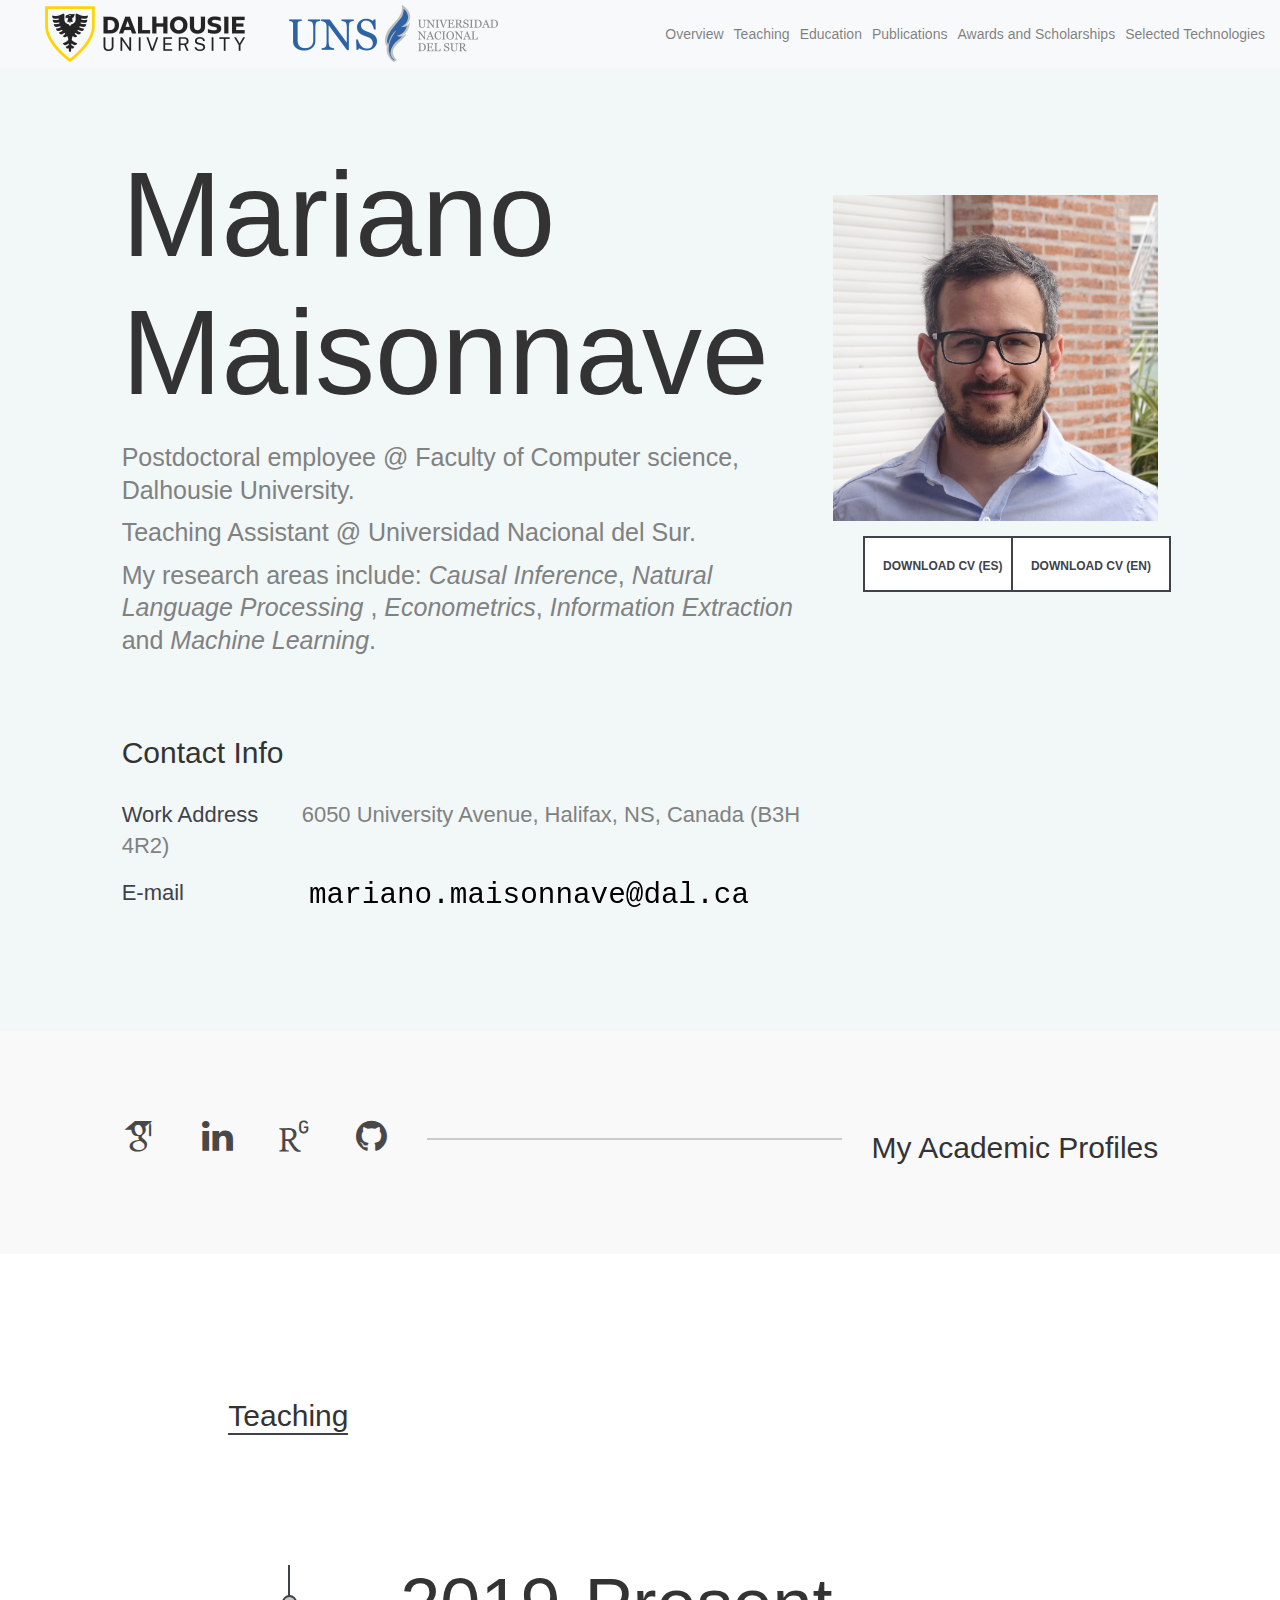
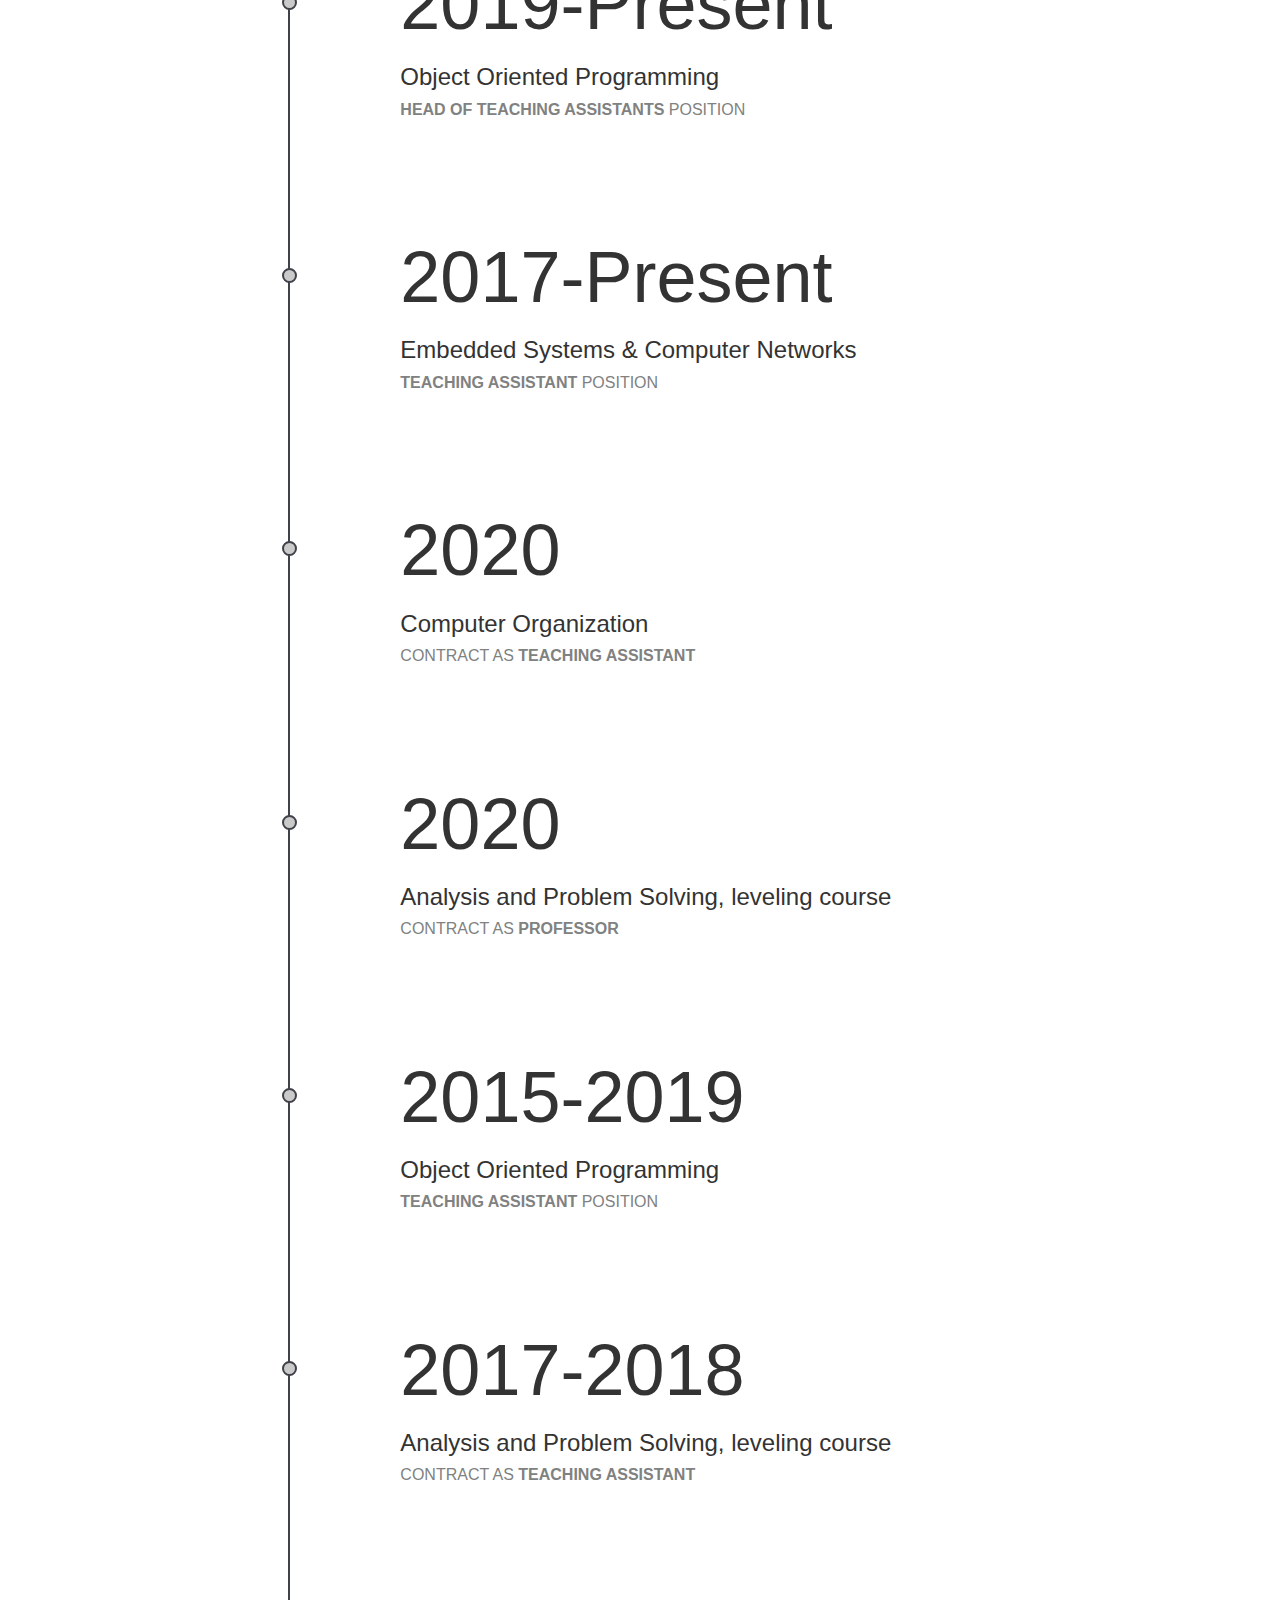
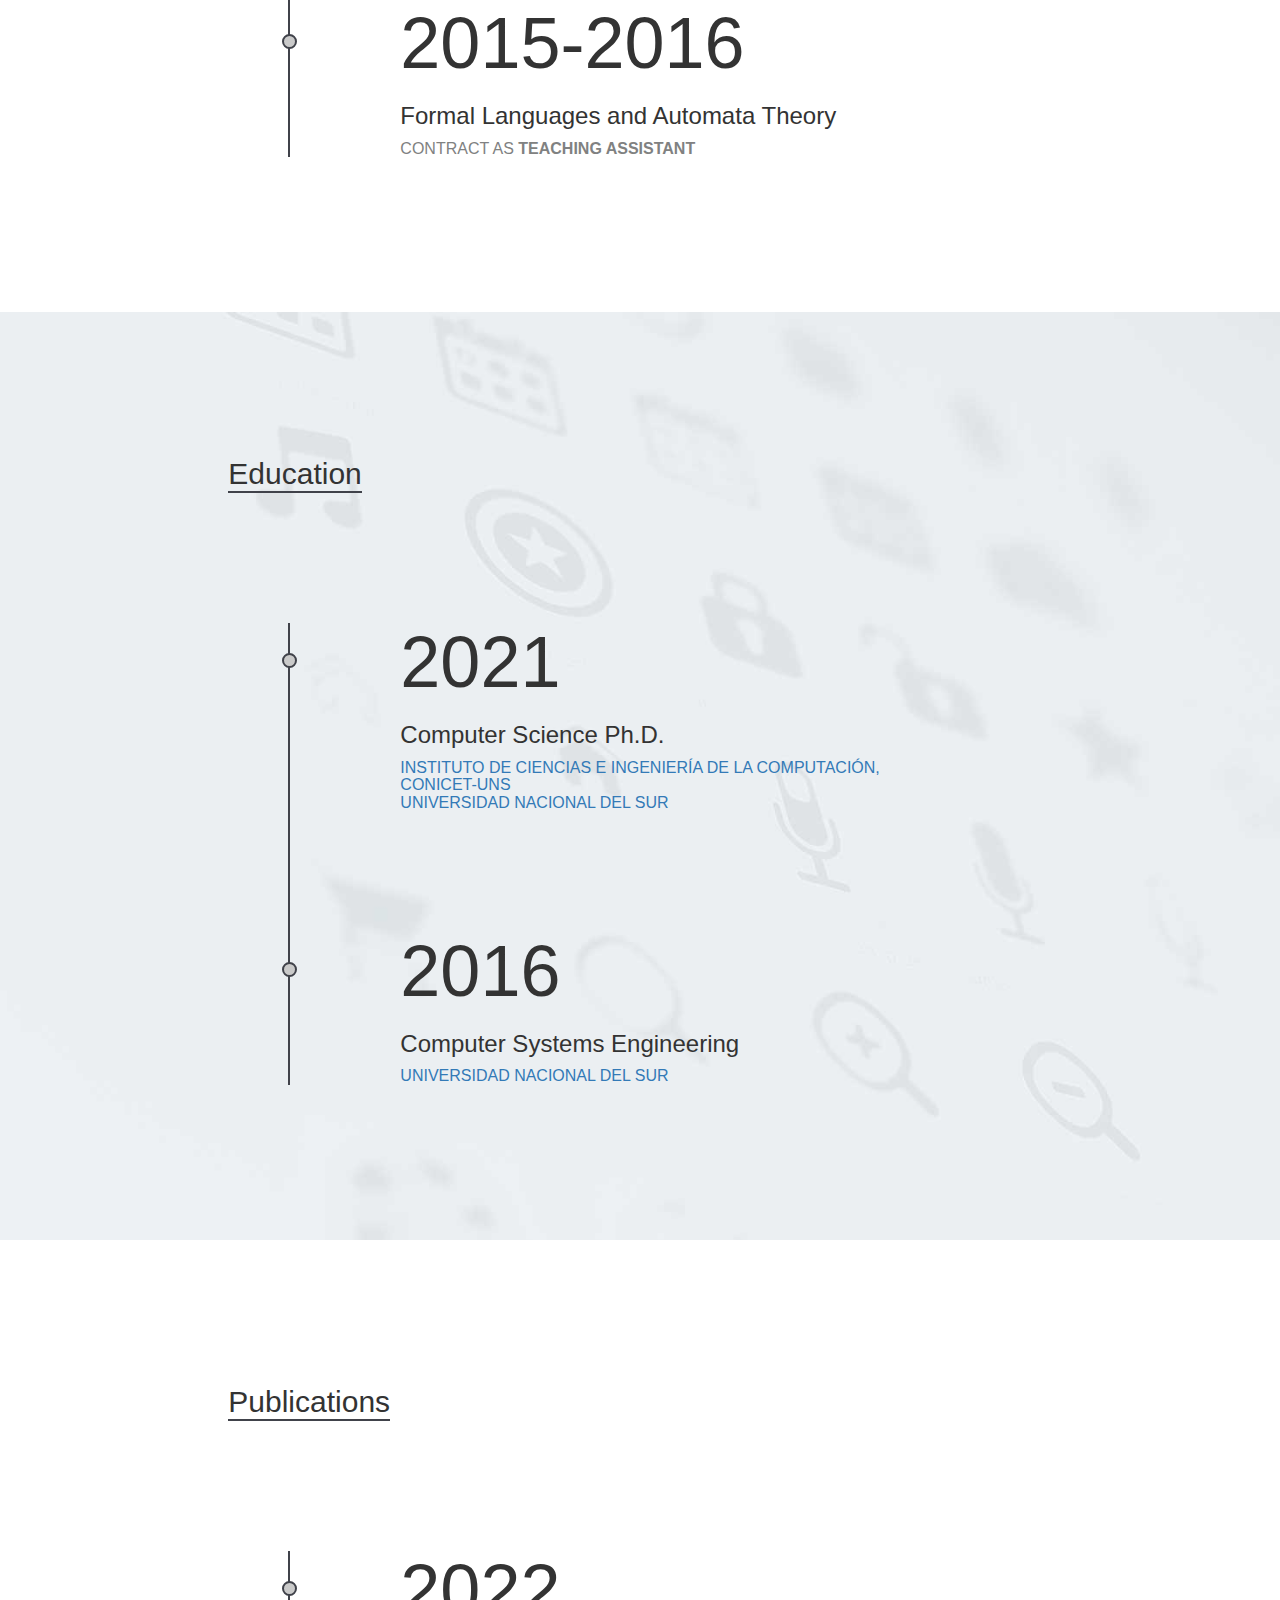
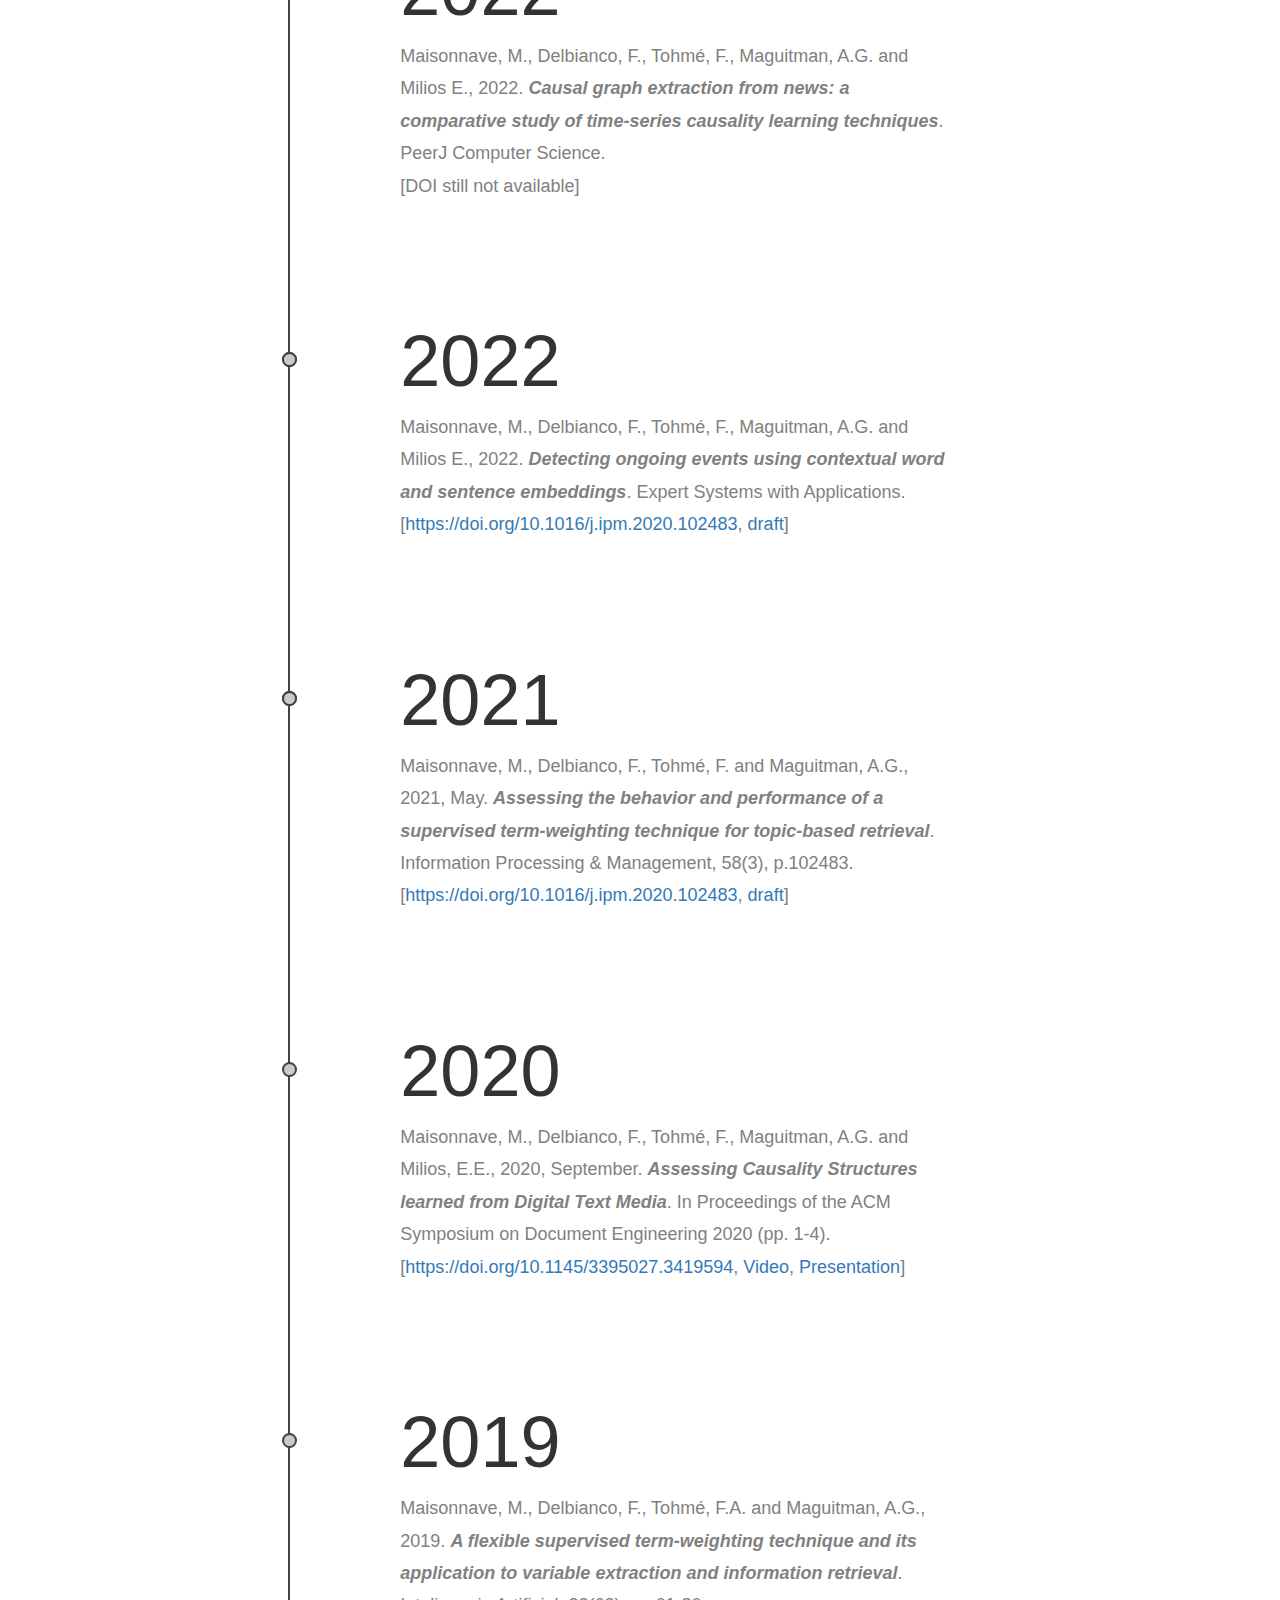
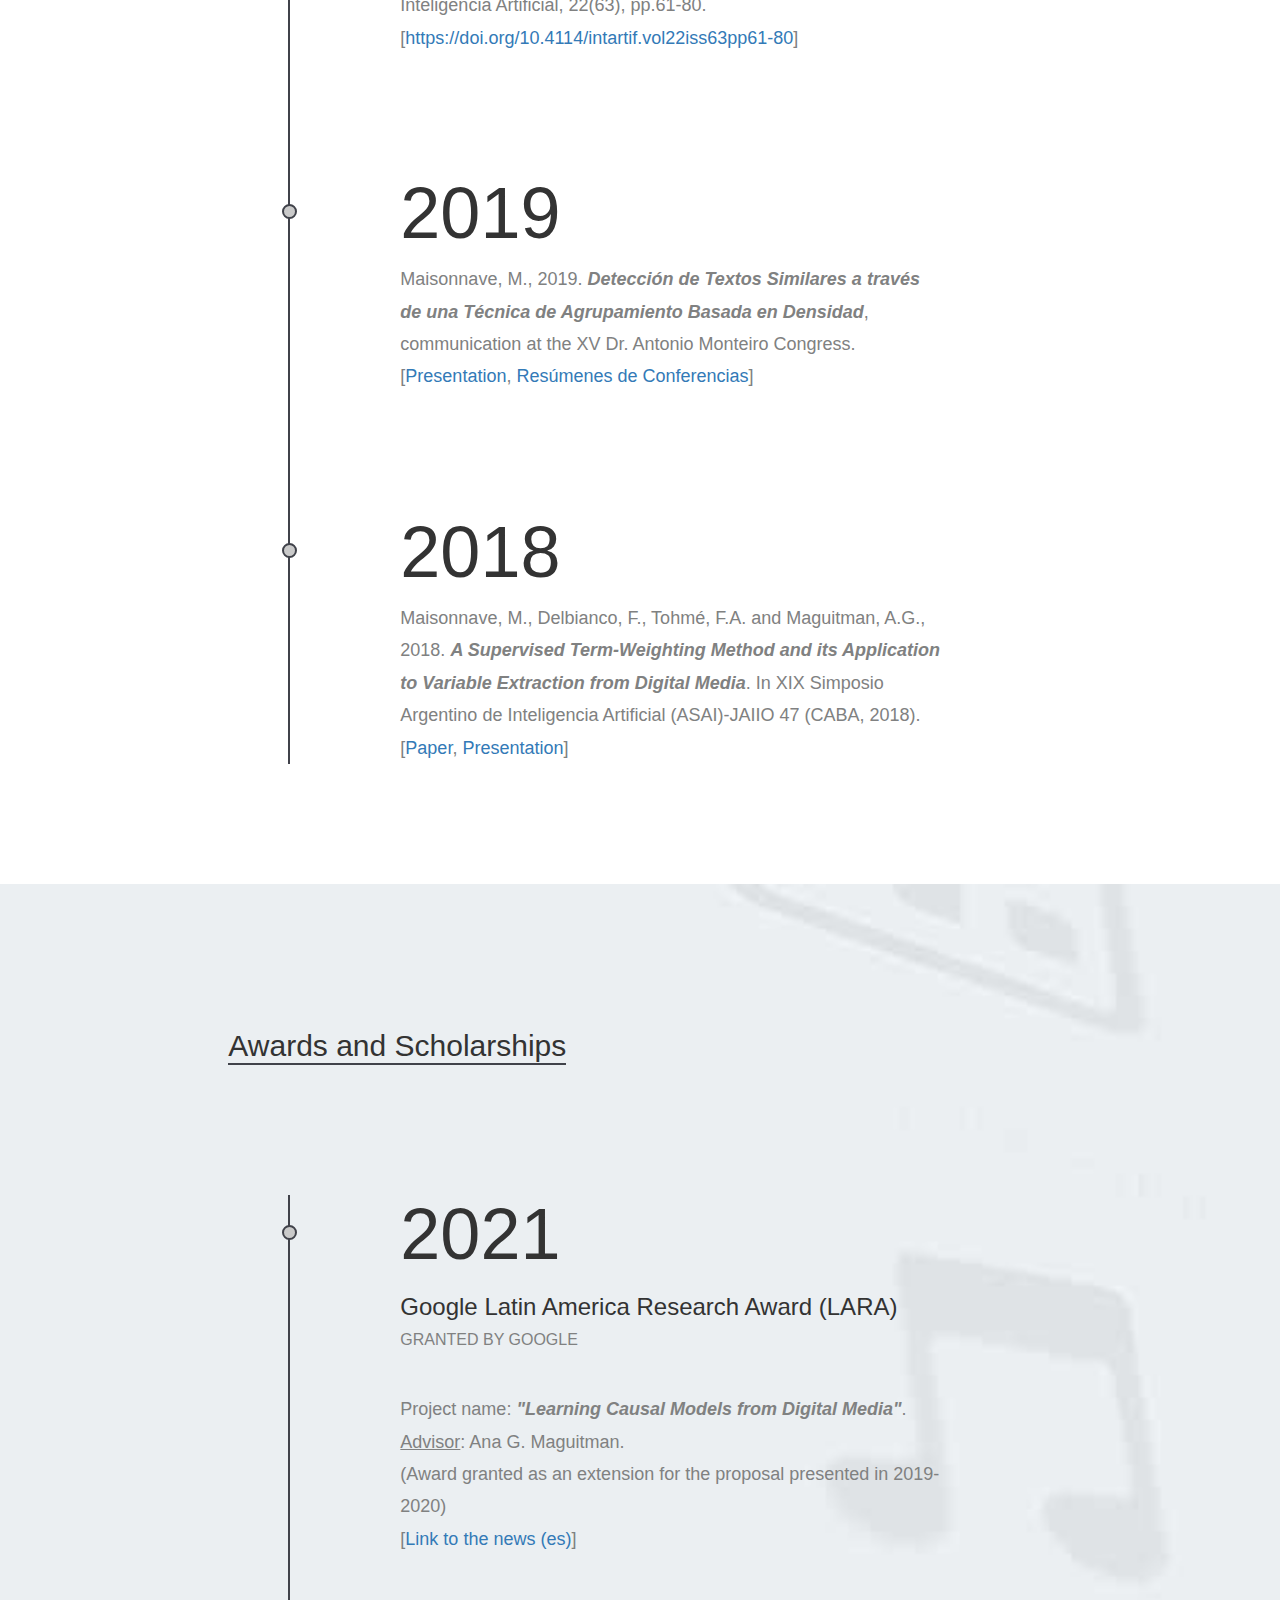
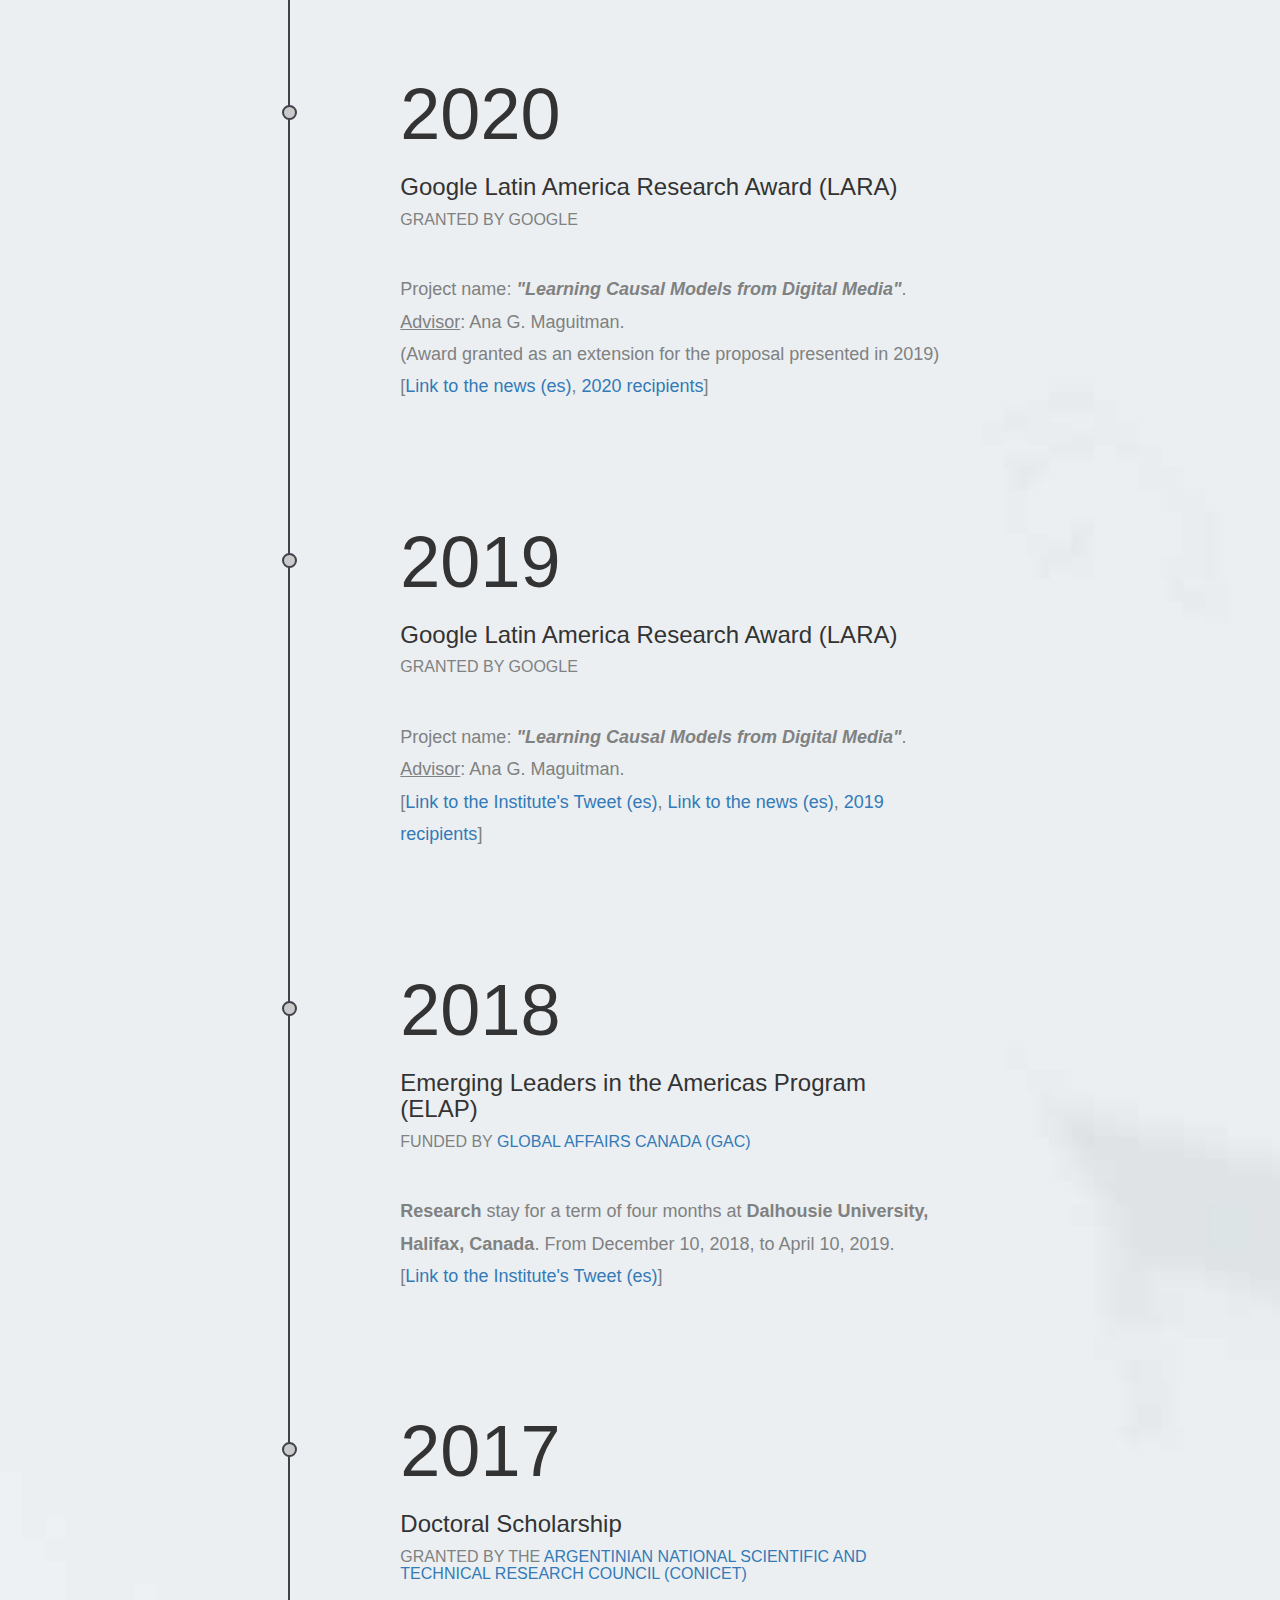
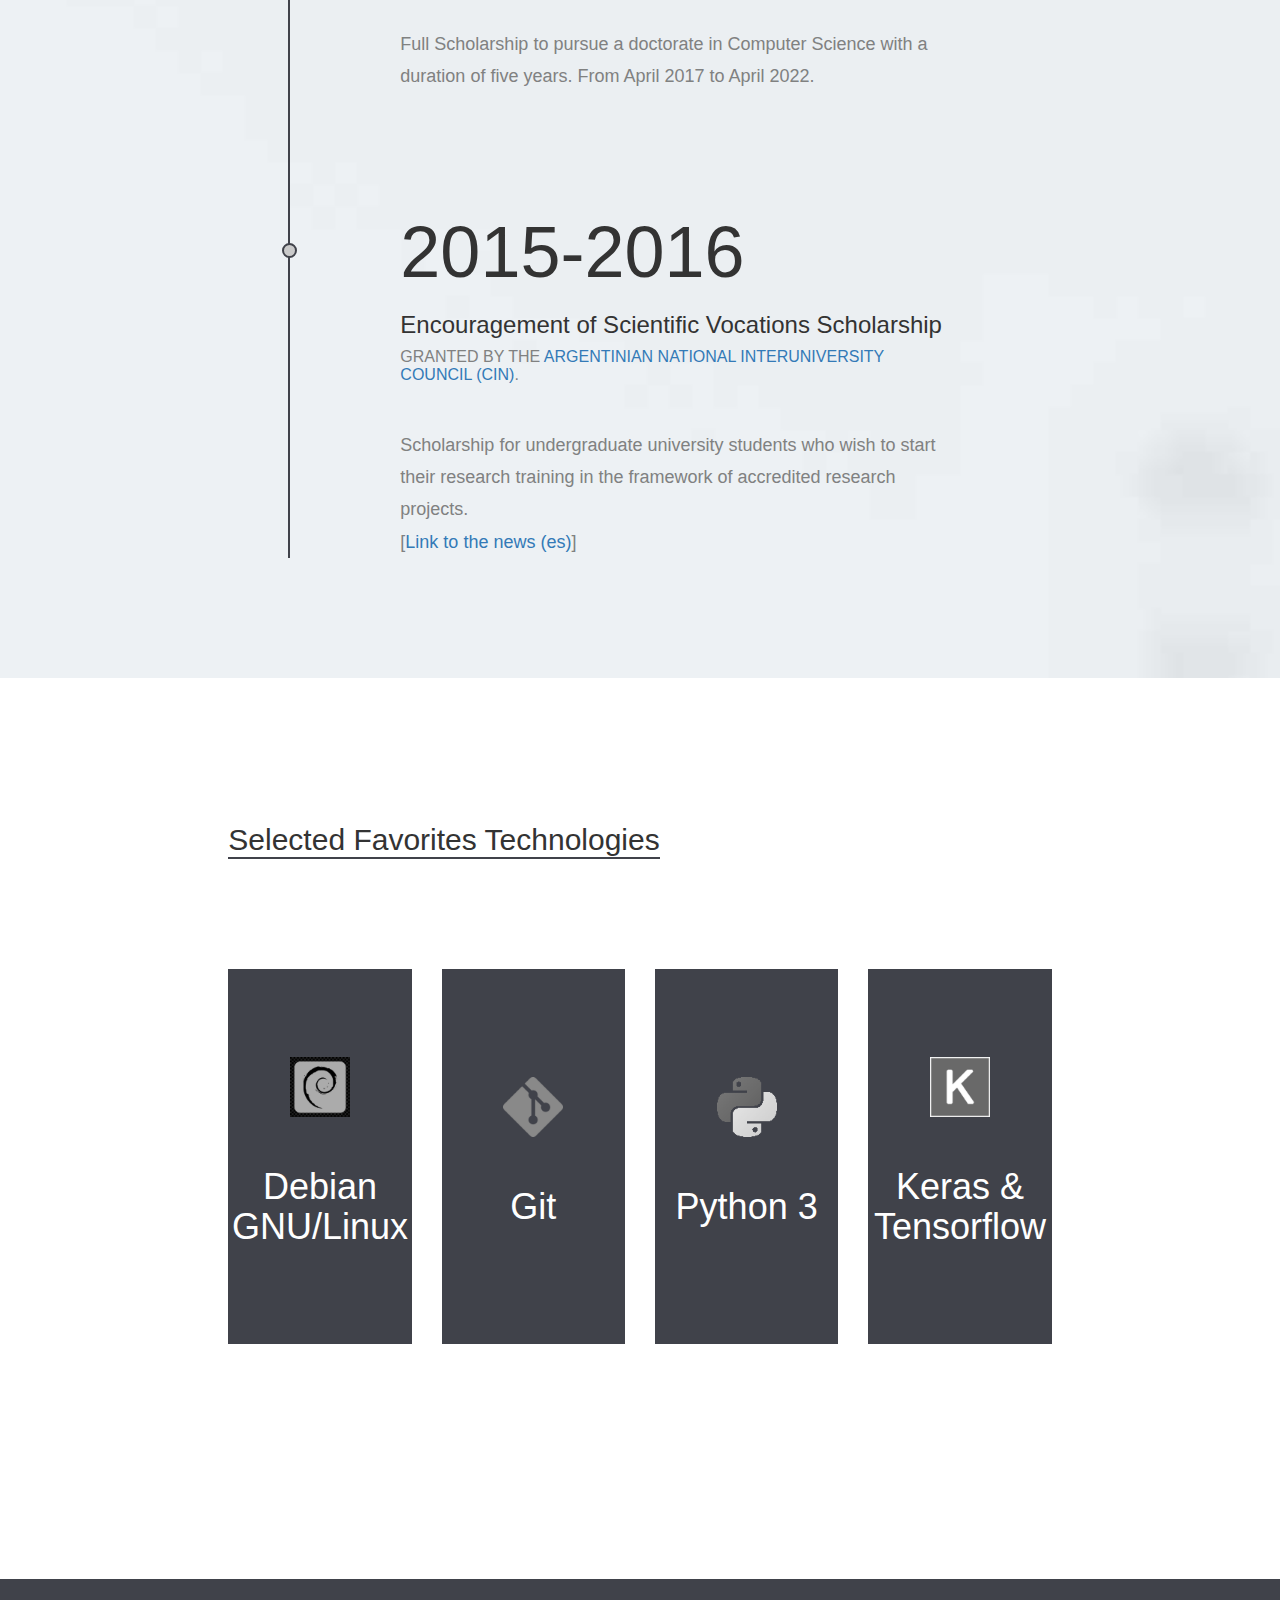
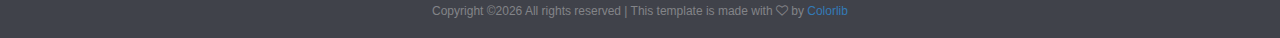
<file: index.html>
<!DOCTYPE html>
<html lang="en">
<head>
	<title>Mariano Maisonnave's Homepage</title>
	<meta charset="UTF-8">
	<meta name="description" content="Mariano Maisonnave's Personal Webpage">
	<meta name="keywords" content="resume, civic, onepage, creative, html">
	<meta name="viewport" content="width=device-width, initial-scale=1.0">
	<!-- Favicon -->   
	<meta name="coveoDate" content="2022-02-22T14:24:04Z" /><link rel="shortcut icon" href="https://cdn.dal.ca/etc/designs/dalhousie/clientlibs/global/default/images/favicon/favicon.ico.lt_cf5aed4779c03bd30d9b52d875efbe6c.res/favicon.ico"/>
	
	<!--favicons-->
    <meta name="coveoDate" content="2022-07-19T18:29:51Z" /><link rel="icon" sizes="192x192" href="https://cdn.dal.ca/etc/designs/dalhousie/clientlibs/global/default/images/favicon/icon-192x192.png.lt_52d8b16a1d0bc6e6e2f65bda92d6c7fa.res/icon-192x192.png">
	<link rel="apple-touch-icon" sizes="180x180" href="https://cdn.dal.ca/etc/designs/dalhousie/clientlibs/global/default/images/favicon/apple-touch-icon-180x180.png.lt_0769fa00e34e46c4d1386dc7853ec114.res/apple-touch-icon-180x180.png">
    <link rel="apple-touch-icon" sizes="167x167" href="https://cdn.dal.ca/etc/designs/dalhousie/clientlibs/global/default/images/favicon/apple-touch-icon-167x167.png.lt_96c78712ff221466887c36a6900b4720.res/apple-touch-icon-167x167.png">
    <link rel="apple-touch-icon" sizes="152x152" href="https://cdn.dal.ca/etc/designs/dalhousie/clientlibs/global/default/images/favicon/apple-touch-icon-152x152.png.lt_e2fc5ffdbb67d4dafbf41c0162fb0f33.res/apple-touch-icon-152x152.png">
    <link rel="apple-touch-icon" sizes="120x120" href="https://cdn.dal.ca/etc/designs/dalhousie/clientlibs/global/default/images/favicon/apple-touch-icon-120x120.png.lt_a2a46a9537b9255c5c750a3ad0350c09.res/apple-touch-icon-120x120.png">
    <meta name="msapplication-square310x310logo" content="https://dal.ca/etc/designs/dalhousie/clientlibs/global/default/images/favicon/icon-310x310.png">
    <meta name="msapplication-wide310x150logo" content="https://dal.ca/etc/designs/dalhousie/clientlibs/global/default/images/favicon/icon-310x150.png">
    <meta name="msapplication-square150x150logo" content="https://dal.ca/etc/designs/dalhousie/clientlibs/global/default/images/favicon/icon-150x150.png">
    <meta name="msapplication-square70x70logo" content="https://dal.ca/etc/designs/dalhousie/clientlibs/global/default/images/favicon/icon-70x70.png">
	
    <!-- Nav bar -->
	<link rel="canonical" href="https://getbootstrap.com/docs/3.4/examples/navbar-fixed-top/">
	<!-- Google Fonts -->
	<link href="https://fonts.googleapis.com/css?family=Josefin+Sans:400,400i,600,600i,700" rel="stylesheet">
	<!-- Stylesheets -->
	<link rel="stylesheet" href="css/bootstrap.min.css"/>
	<link rel="stylesheet" href="css/font-awesome.min.css"/>
	<link rel="stylesheet" href="css/flaticon.css"/>
	<link rel="stylesheet" href="css/owl.carousel.css"/>
	<link rel="stylesheet" href="css/magnific-popup.css"/>
	<link rel="stylesheet" href="css/style.css"/>
	<link rel="stylesheet" href="css/academicons.css"/>
	<link rel="stylesheet" href="https://maxcdn.bootstrapcdn.com/bootstrap/3.3.5/css/bootstrap.min.css">
  	<script src="https://ajax.googleapis.com/ajax/libs/jquery/1.11.3/jquery.min.js"></script>
  	<script src="https://maxcdn.bootstrapcdn.com/bootstrap/3.3.5/js/bootstrap.min.js"></script>
  	
	<!--[if lt IE 9]>
	  <script src="https://oss.maxcdn.com/html5shiv/3.7.2/html5shiv.min.js"></script>
	  <script src="https://oss.maxcdn.com/respond/1.4.2/respond.min.js"></script>
	<![endif]-->
</head>
<body>
	<!-- Page Preloder -->
	<div id="preloder">
		<div class="loader"></div>
	</div>
	
	
    <!-- Fixed navbar -->
	<nav class="navbar navbar-expand navbar-light bg-light flex-column flex-md-row pipe-navbar justify-md-content-between navbar-fixed-top hidden-sm hidden-xs">
        <div class="col-lg-auto">
            <figure>
                <img src="img/dal_logo.png" hspace="20" >
                <img src="img/uns_logo.png" hspace="20" >
            </figure>
		<!--
            <figure>
                <img src="img/icic_logo.png" >
            </figure>
        </div>
        <div class="col-lg-auto">
            <figure>
                <img src="img/dcic_logo.png">
            </figure>
        </div>
                
        <div class="col-lg-auto">
            <figure>
                <img src="img/uns_logo.png">
            </figure>
		-->
        </div>
            
<!--      <figure>
        <img src="img/icic_logo.png" >
        <img src="img/dcic_logo.png">
        <img src="img/uns_logo.png">
      </figure>-->
        <div class="navbar-nav-scroll ml-md-auto">
            <ul class="navbar-nav pipe-navbar-nav">
            <li class="nav-item">
                <a class="nav-link" href="#Overview">Overview</a>
            </li>
            <li class="nav-item">
                <a class="nav-link" href="#Teaching">Teaching</a>
            </li>
            <li class="nav-item">
                <a class="nav-link " href="#Education">Education</a>
            </li>
            <li class="nav-item">
                <a class="nav-link " href="#Publications">Publications</a>
            </li>
            <li class="nav-item">
                <a class="nav-link " href="#Awards">Awards and Scholarships</a>
            </li>
            <li class="nav-item">
                <a class="nav-link " href="#Technologies">Selected Technologies</a>
            </li>
        
            </ul>
        </div>
        
	</nav>
	
	<!-- Hero section start -->
	<section id="Overview" class="hero-section spad">
		<div class="container-fluid">
			<div class="row">
				<div class="col-xl-10 offset-xl-1">
					<div class="row">
						<!-- <div class="col-lg-6"> -->
						<div class="col-lg-8">
							<div class="hero-text">
								  <h2>Mariano Maisonnave</h2>
								  <p>Postdoctoral employee @ Faculty of Computer science, Dalhousie University. </p>
								  <p>Teaching Assistant @ Universidad Nacional del Sur.</p>
								  <p> My research areas include: <i>Causal Inference</i>, <i>Natural Language Processing </i>, <i>Econometrics</i>, <i>Information Extraction</i> and <i>Machine Learning</i>.</p>
							</div>
							<div class="hero-info">
								<h2>Contact Info</h2>
								<ul>
									<li><span>Work Address</span>6050 University Avenue, Halifax, NS, Canada (B3H 4R2)</li>
									<li><span>E-mail</span><img src="img/img.png"/></li>
								</ul>
							</div>
						</div>
						<!-- <div class="col-lg-6">-->
						<div class="col-lg-4">
                            <div class="row">
                                <div class="col-md-12">
                                    <figure class="hero-image">
                                        <img src="img/Maisonnave.jpg" alt="5">
                                    </figure>
                                </div>
                            </div>
                            <div class="row">
                                <div class="col-md-1 header-buttons" >
                                </div>
                                <div class="col-md-5 header-buttons" align="left">
                                    <a href="https://cs.uns.edu.ar/~mmaisonnave/resources/cv_espanol.pdf" class="site-btn" >Download CV (ES)</a>
                                </div> 
                                
                                <div class="col-md-5 header-buttons" align="right">
                                    <a href="https://cs.uns.edu.ar/~mmaisonnave/resources/cv_english.pdf" class="site-btn">Download CV (EN)</a>
                                </div>
                                <div class="col-md-1 header-buttons" >
                                </div>
                            </div>
						</div>
					</div>
				</div>
			</div>
		</div>
	</section>
	<!-- Hero section end -->
	<!-- Social links section start -->
	<div class="social-section">
		<div class="container-fluid">
			<div class="row">
				<div class="col-xl-10 offset-xl-1">
					<div class="social-link-warp">
						<div class="social-links">
							<a href="https://scholar.google.com.ar/citations?user=SAZG8aYAAAAJ&hl=en"><i class="ai ai-google-scholar"></i></a>
							<a href="https://www.linkedin.com/in/mariano-maisonnave/"><i class="fa fa-linkedin"></i></a>
							<a href="https://www.researchgate.net/profile/Mariano_Maisonnave"><i class="ai ai-researchgate"></i></a>
							<a href="https://github.com/mmaisonnave/"><i class="fa fa-github"></i></a>
						</div>
						<h2 class="hidden-md hidden-sm">My Academic Profiles</h2>
					</div>
				</div>
			</div>
		</div>
	</div>	
	<!-- Social links section end -->
	<!-- Teaching section start -->
	<section id="Teaching" class="resume-section spad">
		<div class="container-fluid">
			<div class="row">
				<div class="col-xl-7 offset-xl-2">
					<div class="section-title">
						<h2>Teaching</h2>
					</div>
					<ul class="resume-list">
						<li>
							<h2>2019-Present</h2>
							<h3>Object Oriented Programming</h3>
							<h4><b>Head of Teaching Assistants</b> Position</h4>
						</li>
						
						<li>
							<h2>2017-Present</h2>
							<h3>Embedded Systems & Computer Networks</h3>
							<h4><b>Teaching Assistant</b> Position</h4>
						</li>
                        
                        <li>
							<h2>2020</h2>
							<h3>Computer Organization</h3>
							<h4>Contract as <b>Teaching Assistant</b></h4>
						</li>
						<li>
							<h2>2020</h2>
							<h3>Analysis and Problem Solving, leveling course</h3>
							<h4>Contract as <b>Professor</b></h4>
						</li>
<!--						<li>
							<h2>2019</h2>
							<h3>Object Oriented Programming</h3>
							<h4>Contract as <b>Head of Teaching Assistants</b></h4>
						</li>-->
						<li>
							<h2>2015-2019</h2>
							<h3>Object Oriented Programming</h3>
							<h4><b>Teaching Assistant</b> Position</h4>
						</li>
						<li>
							<h2>2017-2018</h2>
							<h3>Analysis and Problem Solving, leveling course</h3>
							<h4>Contract as <b>Teaching Assistant</b></h4>
						</li>
						<li>
							<h2>2015-2016</h2>
							<h3>Formal Languages and Automata Theory</h3>
							<h4>Contract as <b>Teaching Assistant</b></h4>
						</li>
					</ul>
				</div>
			</div>
		</div>
	</section>
	<!-- Teaching section end -->
	<!-- Education section start -->
	<section id="Education" class="resume-section with-bg spad">
		<div class="container-fluid">
			<div class="row">
				<div class="col-xl-7 offset-xl-2">
					<div class="section-title">
						<h2>Education</h2>
					</div>
					<ul class="resume-list">
						<li>
							<h2>2021</h2>
							<h3>Computer Science Ph.D.</h3>
							<h4><a href="https://icic.conicet.gov.ar/">Instituto de Ciencias e Ingenier&iacute;a de la Computaci&oacute;n, CONICET-UNS</a><br>
							<a href="https://uns.edu.ar">Universidad Nacional del Sur</a></h4>
						</li>
						<li>
							<h2>2016</h2>
							<h3>Computer Systems Engineering</h3>
							<h4><a href="https://uns.edu.ar">Universidad Nacional del Sur</a></h4>
						</li>
					</ul>
				</div>
			</div>
		</div>
	</section>
	<!-- Education section end -->
	<!-- Publications section start -->
	<section id="Publications" class="resume-section spad">
		<div class="container-fluid">
			<div class="row">
				<div class="col-xl-7 offset-xl-2">
					<div class="section-title">
						<h2>Publications</h2>
					</div>
					<ul class="resume-list">
						<li>
							<h2>2022</h2>
							<p>Maisonnave, M., Delbianco, F., Tohm&eacute;, F., Maguitman, A.G. and Milios E., 2022. <b><i>Causal graph extraction from news: a comparative study of time-series causality learning techniques</b></i>. PeerJ Computer Science.
<!-- 							, 58(3), p.102483.  Voumen and Issue still not available.-->
							<p>[<a>DOI still not available</a>]</p>
						</li>
						<li>
						<li>
							<h2>2022</h2>
							<p>Maisonnave, M., Delbianco, F., Tohm&eacute;, F., Maguitman, A.G. and Milios E., 2022. <b><i>Detecting ongoing events using contextual word and sentence embeddings</b></i>. Expert Systems with Applications.
<!-- 							, 58(3), p.102483.  Voumen and Issue still not available.-->
							<p>[<a href="https://doi.org/10.1016/j.eswa.2022.118257">https://doi.org/10.1016/j.ipm.2020.102483</a>, <a href="https://arxiv.org/abs/2007.01379">draft</a>]</p>
						</li>
						<li>
						
						<li>
							<h2>2021</h2>
							<p>Maisonnave, M., Delbianco, F., Tohm&eacute;, F. and Maguitman, A.G., 2021, May. <b><i>Assessing the behavior and performance of a supervised term-weighting technique for topic-based retrieval</b></i>. Information Processing & Management, 58(3), p.102483.
							<p>[<a href="https://doi.org/10.1016/j.ipm.2020.102483">https://doi.org/10.1016/j.ipm.2020.102483</a>, <a href="https://arxiv.org/abs/2007.06616">draft</a>]</p>
						</li>
						<li>
							<h2>2020</h2>
							<p>Maisonnave, M., Delbianco, F., Tohm&eacute;, F., Maguitman, A.G. and Milios, E.E., 2020, September. <b><i>Assessing Causality Structures learned from Digital Text Media</b></i>. In Proceedings of the ACM Symposium on Document Engineering 2020 (pp. 1-4).
							<p>[<a href="https://doi.org/10.1145/3395027.3419594">https://doi.org/10.1145/3395027.3419594</a>, <a href="https://youtu.be/JqeEYw5q3lM">Video</a>, <a href="https://cs.uns.edu.ar/~mmaisonnave/resources/DocEng2020_presentation.pdf">Presentation</a>]</p>
						</li>
						<li>
							<h2>2019</h2>
							<p>Maisonnave, M., Delbianco, F., Tohm&eacute;, F.A. and Maguitman, A.G., 2019. <b><i>A flexible supervised term-weighting technique and its application to variable extraction and information retrieval</i></b>. Inteligencia Artificial, 22(63), pp.61-80.</p>
							<p>[<a href="https://doi.org/10.4114/intartif.vol22iss63pp61-80">https://doi.org/10.4114/intartif.vol22iss63pp61-80</a>]</p>
						</li>
						<li>
							<h2>2019</h2>
							<p>Maisonnave, M., 2019. <b><i>Detecci&oacute;n de Textos Similares a trav&eacute;s de una T&eacute;cnica de Agrupamiento Basada en Densidad</i></b>, communication at the XV Dr. Antonio Monteiro Congress.</p>
							<p>[<a href="https://www.matematica.uns.edu.ar/xvcm/comunicaciones/Probabilidad/CMonteiro-Maisonnave.pdf">Presentation</a>, <a href="https://inmabb.conicet.gob.ar/static/publicaciones/actas/15/10-resumenes.pdf">Resúmenes de Conferencias</a>]</p>
						</li>
						<li>
							<h2>2018</h2>
							<p>Maisonnave, M., Delbianco, F., Tohm&eacute;, F.A. and Maguitman, A.G., 2018. <b><i>A Supervised Term-Weighting Method and its Application to Variable Extraction from Digital Media</i></b>. In XIX Simposio Argentino de Inteligencia Artificial (ASAI)-JAIIO 47 (CABA, 2018).</p>
							<p>[<a href="http://sedici.unlp.edu.ar/bitstream/handle/10915/70694/Documento_completo.pdf-PDFA.pdf?sequence=1">Paper</a>, <a href="https://cs.uns.edu.ar/~mmaisonnave/resources/maisonnave2019jaiio_presentation.pdf">Presentation</a>]</p>
						</li>
					</ul>
				</div>
			</div>
		</div>
	</section>
	<!-- Publications section end -->
	<!-- Awards section start -->
	<section id="Awards" class="resume-section with-bg spad">
		<div class="container-fluid">
			<div class="row">
				<div class="col-xl-7 offset-xl-2">
					<div class="section-title">
						<h2>Awards and Scholarships</h2>
					</div>
					<ul class="resume-list">
                        <li>
							<h2>2021</h2>
							<h3>Google Latin America Research Award (LARA)</h3>
							<h4>Granted by Google</h4>
							<p>Project name: <b><i>"Learning Causal Models from Digital Media"</i></b>. <u>Advisor</u>: Ana G. Maguitman.</p>
                            <p>(Award granted as an extension for the proposal presented in 2019-2020)
							<p>[<a href="https://latam.googleblog.com/2020/12/estos-son-los-ganadores-de-la-edicion.html">Link to the news (es)</a>]</p>
						</li>
						
                        <li>
							<h2>2020</h2>
							<h3>Google Latin America Research Award (LARA)</h3>
							<h4>Granted by Google</h4>
							<p>Project name: <b><i>"Learning Causal Models from Digital Media"</i></b>. <u>Advisor</u>: Ana G. Maguitman.</p>
                            <p>(Award granted as an extension for the proposal presented in 2019)
							<p>[<a href="https://latam.googleblog.com/2020/12/estos-son-los-ganadores-de-la-edicion.html">Link to the news (es)</a>, <a href="https://research.google/outreach/featured-research-collaborations/latin-america-research-awards/recipients/?category=2020">2020 recipients</a>]</p>
						</li>
                        
                        
						<li>
							<h2>2019</h2>
							<h3>Google Latin America Research Award (LARA)</h3>
							<h4>Granted by Google</h4>
							<p>Project name: <b><i>"Learning Causal Models from Digital Media"</i></b>. <u>Advisor</u>: Ana G. Maguitman.</p>
							<p>[<a href="https://twitter.com/icic_uns/status/1197142398465462272?s=20">Link to the Institute's Tweet (es)</a>, <a href="https://latam.googleblog.com/2019/11/celebramos-los-ganadores-de-la-septima-edicion-de-LARA-programa-becas-investigacion-latinoamerica.html">Link to the news (es)</a>, <a href="https://research.google/outreach/featured-research-collaborations/latin-america-research-awards/recipients/?category=2019">2019 recipients</a>]</p>
						</li>
						<li>
							<h2>2018</h2>
							<h3>Emerging Leaders in the Americas Program (ELAP)</h3>
							<h4>Funded by <a href="	www.international.gc.ca">Global Affairs Canada (GAC)</a></h4>
							<p><b>Research</b> stay for a term</b> of four months at <b>Dalhousie University, Halifax, Canada</b>. From December 10, 2018, to April 10, 2019.</p>
							<p>[<a href="	https://twitter.com/icic_uns/status/1098555353892048899?s=20">Link to the Institute's Tweet (es)</a>]</p>
						</li>
						<li>
							<h2>2017</h2>
							<h3>Doctoral Scholarship</h3>
							<h4>Granted by the <a href="https://www.conicet.gov.ar/">Argentinian National Scientific and Technical Research Council (CONICET)</a></h4>
							
							<p>Full Scholarship to pursue a doctorate in Computer Science with a duration of five years. From April 2017 to April 2022.</p>
						</li>
						<li>
							<h2>2015-2016</h2>
							<h3>Encouragement of Scientific Vocations Scholarship</h3>
							<h4>Granted by the <a href="https://www.cin.edu.ar/">Argentinian National Interuniversity Council (CIN)</a>.</h4>
							<p>Scholarship for undergraduate university students who wish to start their research training in the framework of accredited research projects.</p>
							<p>[<a href="https://www.uns.edu.ar/noticias/2016/3904">Link to the news (es)</a>]</p>
						</li>
					</ul>
				</div>
			</div>
		</div>
	</section>
	<!-- Awards section end -->
	<!-- Extra section start -->
	<section id="Technologies" class="extra-section spad pb-0">
		<div class="container-fluid">
			<div class="row">
				<div class="col-xl-8 offset-xl-2">
					<div class="section-title">
						<h2>Selected Favorites Technologies</h2>
					</div>
					<div class="row">
						<div class="col-lg-3 col-md-6">
							<div class="fact-box">
								<div class="fact-content">
									<img src="img/icon/debian.png" alt="">
									<h2>Debian GNU/Linux</h2>
								</div>
							</div>
						</div>
						<div class="col-lg-3 col-md-6">
							<div class="fact-box">
								<div class="fact-content">
									<img src="img/icon/git.png" alt="">
									<h2>Git</h2>
								</div>
							</div>
						</div>
						<div class="col-lg-3 col-md-6">
							<div class="fact-box">
								<div class="fact-content">
									<img src="img/icon/python.png" alt="">
									<h2>Python 3</h2>
								</div>
							</div>
						</div>
						<div class="col-lg-3 col-md-6">
							<div class="fact-box">
								<div class="fact-content">
									<img src="img/icon/keras.png" alt="">
									<h2>Keras & Tensorflow</h2>
								</div>
							</div>
						</div>
					</div>
				</div>
			</div>
		</div>
	</section>
	<!-- Extra section end -->
	
	<!-- Contact section start -->
	<section class="contact-section spad">
	</section>
	<!-- Contact section end -->
	<!-- Footer section start -->
	<footer class="footer-section">
		<div class="container text-center">
			<div class="copyright"><!-- Link back to Colorlib can't be removed. Template is licensed under CC BY 3.0. -->
Copyright &copy;<script>document.write(new Date().getFullYear());</script> All rights reserved | This template is made with <i class="fa fa-heart-o" aria-hidden="true"></i> by <a href="https://colorlib.com" target="_blank">Colorlib</a>
<!-- Link back to Colorlib can't be removed. Template is licensed under CC BY 3.0. -->
</div>
		</div>
	</footer>
	<!-- Footer section end -->
	<!--====== Javascripts & Jquery ======-->
	<script src="js/jquery-2.1.4.min.js"></script>
	<script src="js/bootstrap.min.js"></script>
	<script src="js/owl.carousel.min.js"></script>
	<script src="js/magnific-popup.min.js"></script>
	<script src="js/circle-progress.min.js"></script>
	<script src="js/main.js"></script>
	
</body>
</html>
</file>
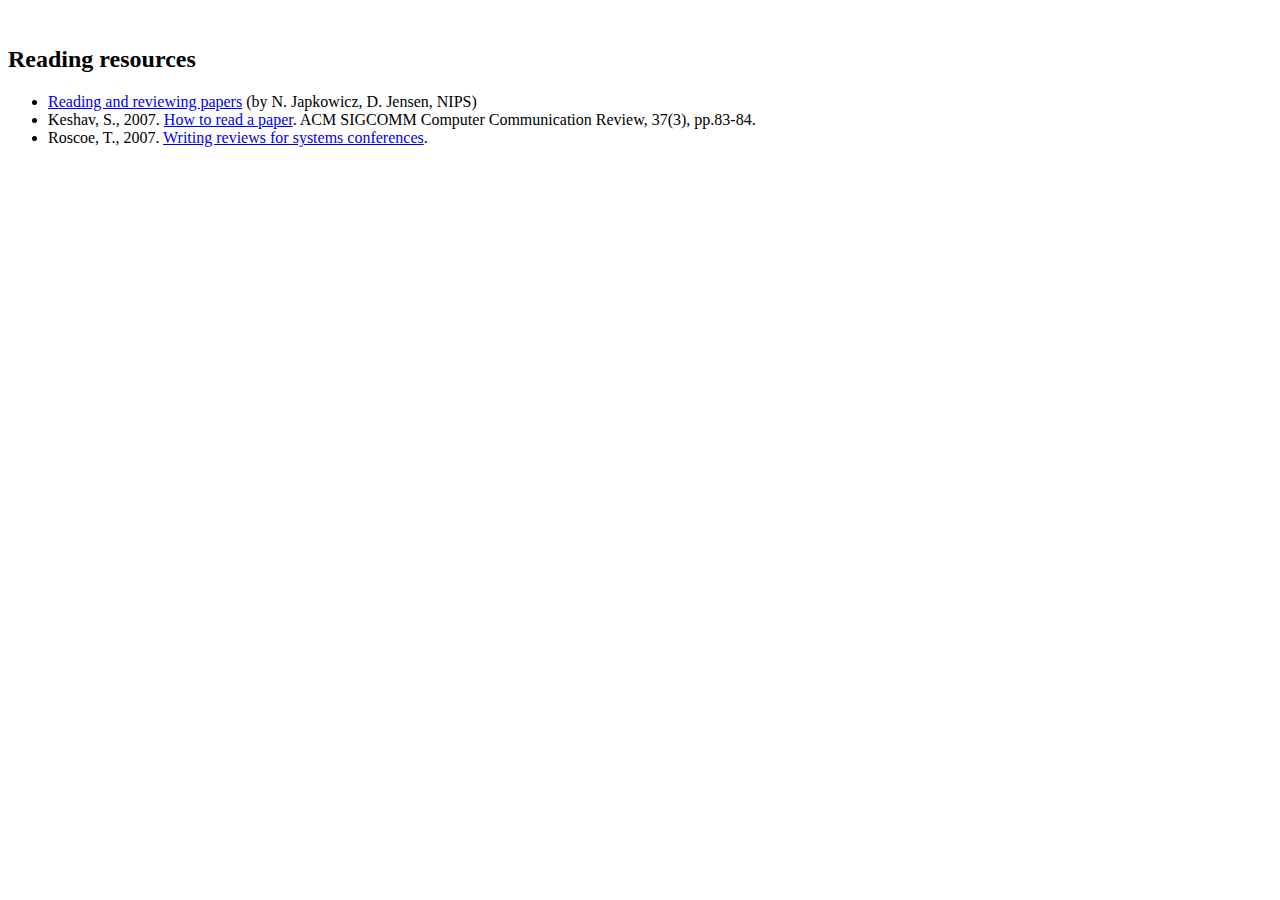
<file: resources/index.html>
<html>
<head>
</head>
<body>
<p>&nbsp;</p>
<h2 id="reading" >Reading resources</h2>
<ul>
	<li><a href="https://web.cs.dal.ca/~maisonnave/resources/reading-resources/reading-and-reviewing-a-paper.html">Reading and reviewing papers</a> (by N. Japkowicz, D. Jensen, NIPS)</li>
	<li>Keshav, S., 2007. <a href="https://dl.acm.org/doi/pdf/10.1145/1273445.1273458">How to read a paper</a>. ACM SIGCOMM Computer Communication Review, 37(3), pp.83-84.</li>
	<li>Roscoe, T., 2007. <a href="http://www.cl.cam.ac.uk/teaching/1011/R01/review-writing.pdf">Writing reviews for systems conferences</a>.</li>
</ul>
</body>
</html>
</file>
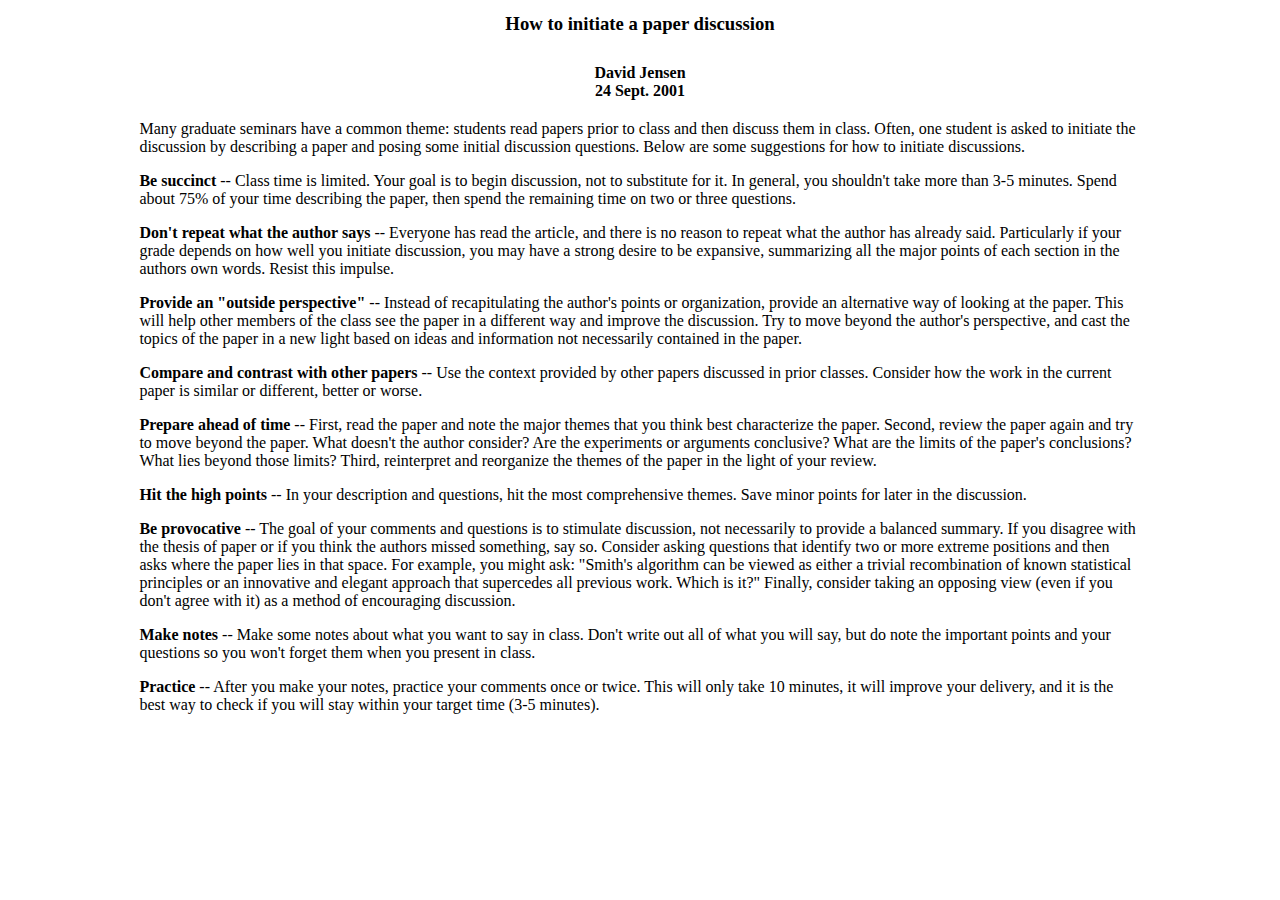
<file: resources/reading-resources/how-to-initiate-paper-discussion.html>
<html><head>
<meta http-equiv="content-type" content="text/html; charset=UTF-8"><title>How to initiate a paper discussion</title></head><body bgcolor="#FFFFFF"><center><table width="80%" cellspacing="0" cellpadding="5" border="0"><tbody><tr align="CENTER"><td width="100%"><h3>How to initiate a paper discussion</h3></td></tr><tr align="CENTER"><td width="100%"><b>David Jensen<br>24 Sept. 2001</b></td></tr><tr align="CENTER"><td width="100%"><p></p></td></tr><tr><td width="100%" valign="TOP"><p>Many
 graduate seminars have a common theme: students read papers prior to 
class and then discuss them in class. Often, one student is asked to 
initiate the discussion by describing a paper and posing some initial 
discussion questions. Below are some suggestions for how to initiate 
discussions.</p><p><b>Be succinct</b> -- Class time is limited.  Your 
goal is to begin discussion, not to substitute for it.  In general, you 
shouldn't take more than 3-5 minutes.  Spend about 75% of your time 
describing the paper, then spend the remaining time on two or three 
questions.</p><p><b>Don't repeat what the author says</b> -- Everyone 
has read the article, and there is no reason to repeat what the author 
has already said.  Particularly if your grade depends on how well you 
initiate discussion, you may have a strong desire to be expansive, 
summarizing all the major points of each section in the authors own 
words.  Resist this impulse.</p><p><b>Provide an "outside perspective"</b>
 -- Instead of recapitulating the author's points or organization, 
provide an alternative way of looking at the paper.  This will help 
other members of the class see the paper in a different way and improve 
the discussion.  Try to move beyond the author's perspective, and cast 
the topics of the paper in a new light based on ideas and information 
not necessarily contained in the paper.</p><p><b>Compare and contrast with other papers</b>
 -- Use the context provided by other papers discussed in prior classes.
  Consider how the work in the current paper is similar or different, 
better or worse.</p><p><b>Prepare ahead of time</b> -- First, read the 
paper and note the major themes that you think best characterize the 
paper.  Second, review the paper again and try to move beyond the paper.
  What doesn't the author consider?  Are the experiments or arguments 
conclusive?  What are the limits of the paper's conclusions?  What lies 
beyond those limits?  Third, reinterpret and reorganize the themes of 
the paper in the light of your review. </p><p><b>Hit the high points</b> -- In your description and questions, hit the most comprehensive themes.  Save minor points for later in the discussion.</p><p><b>Be provocative</b>
 -- The goal of your comments and questions is to stimulate discussion, 
not necessarily to provide a balanced summary.  If you disagree with the
 thesis of paper or if you think the authors missed something, say so.  
Consider asking questions that identify two or more extreme positions 
and then asks where the paper lies in that space.  For example, you 
might ask: "Smith's algorithm can be viewed as either a trivial 
recombination of known statistical principles or an innovative and 
elegant approach that supercedes all previous work.  Which is it?"  
Finally, consider taking an opposing view (even if you don't agree with 
it) as a method of encouraging discussion.</p><p><b>Make notes</b> -- 
Make some notes about what you want to say in class.  Don't write out 
all of what you will say, but do note the important points and your 
questions so you won't forget them when you present in class.</p><p><b>Practice</b>
 -- After you make your notes, practice your comments once or twice.  
This will only take 10 minutes, it will improve your delivery, and it is
 the best way to check if you will stay within your target time (3-5 
minutes).</p></td></tr></tbody></table></center></body></html>
</file>
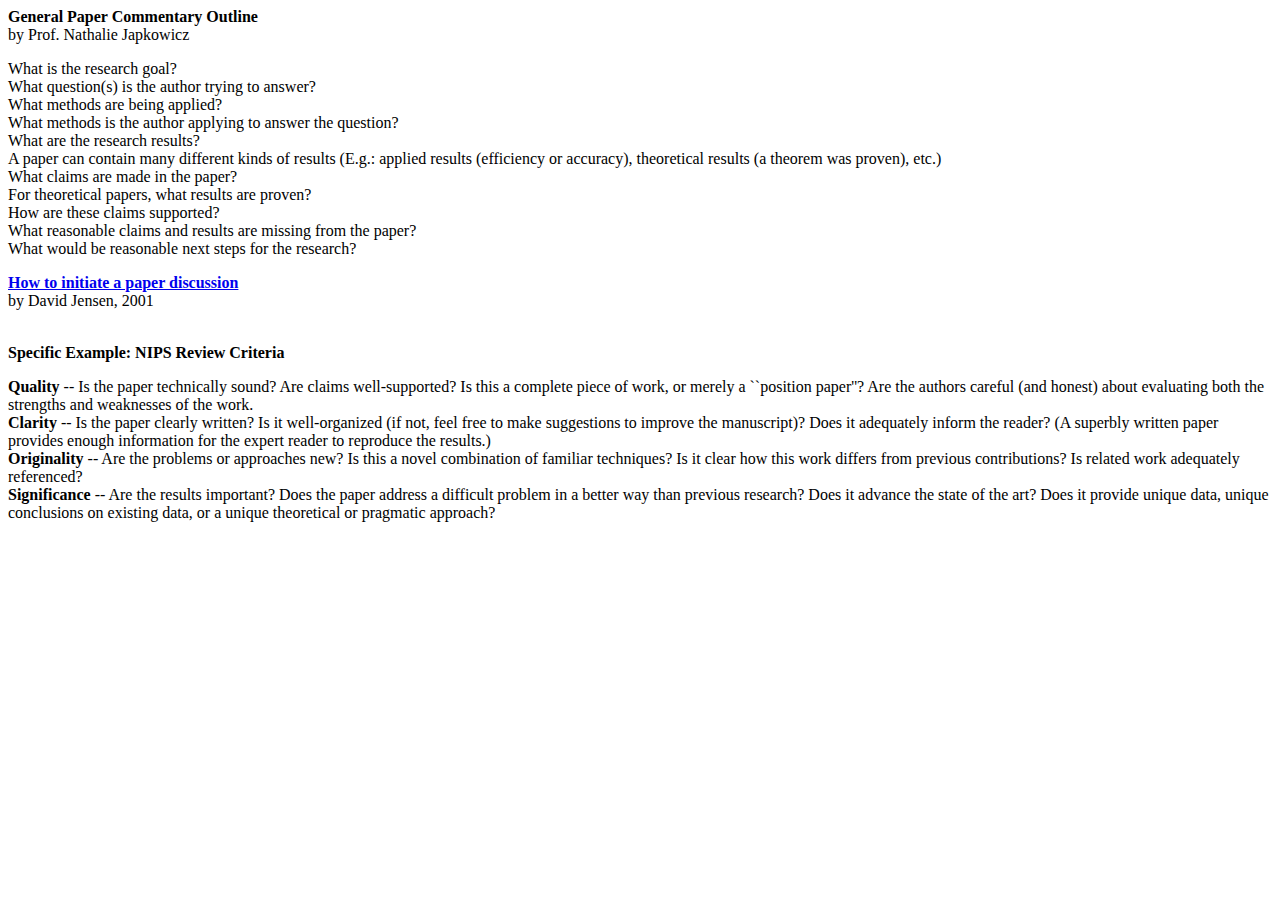
<file: resources/reading-resources/reading-and-reviewing-a-paper.html>
<!DOCTYPE html PUBLIC "-//W3C//DTD HTML 4.01 Transitional//EN">
<html><head>
<title>Reading and reviewing a paper</title>
<meta http-equiv="Content-Type" content="text/html; charset=UTF-8">
</head>

<body>
<strong>General Paper Commentary Outline </strong><br>
by Prof. Nathalie Japkowicz
<p>What is the research goal? <br>
  What question(s) is the author trying to answer? <br>
  What methods are being applied? <br>
  What methods is the author applying to answer the question? <br>
  What are the research results? <br>
  A paper can contain many different kinds of results (E.g.: applied results (efficiency 
  or accuracy), theoretical results (a theorem was proven), etc.) <br>
  What claims are made in the paper? <br>
  For theoretical papers, what results are proven? <br>
  How are these claims supported? <br>
  What reasonable claims and results are missing from the paper? <br>
  What would be reasonable next steps for the research? </p>
<p><a href="http://web.cs.dal.ca/~maisonnave/resources/reading-resources/how-to-initiate-paper-discussion.html"><strong>How 
  to initiate a paper discussion</strong></a> <br>
  by David Jensen, 2001</p>
<p><br>
  <strong>Specific Example: NIPS Review Criteria</strong></p>
<p><strong>Quality</strong> -- Is the paper technically sound? Are claims well-supported? 
  Is this a complete piece of work, or merely a ``position paper''? Are the authors 
  careful (and honest) about evaluating both the strengths and weaknesses of the 
  work. <br>
  <strong>Clarity</strong> -- Is the paper clearly written? Is it well-organized 
  (if not, feel free to make suggestions to improve the manuscript)? Does it adequately 
  inform the reader? (A superbly written paper provides enough information for 
  the expert reader to reproduce the results.) <br>
  <strong>Originality</strong> -- Are the problems or approaches new? Is this 
  a novel combination of familiar techniques? Is it clear how this work differs 
  from previous contributions? Is related work adequately referenced? <br>
  <strong>Significance</strong> -- Are the results important? Does the paper address 
  a difficult problem in a better way than previous research? Does it advance 
  the state of the art? Does it provide unique data, unique conclusions on existing 
  data, or a unique theoretical or pragmatic approach?</p>


</body></html>
</file>
<file: css/flaticon.css>
/*
  	Flaticon icon font: Flaticon
  	Creation date: 11/12/2017 08:10
  	*/

@font-face {
  font-family: "Flaticon";
  src: url("../icon-fonts/Flaticon.eot");
  src: url("../icon-fonts/Flaticon.eot?#iefix") format("embedded-opentype"),
       url("../icon-fonts/Flaticon.woff") format("woff"),
       url(".../icon-fonts/Flaticon.ttf") format("truetype"),
       url("../icon-fonts/Flaticon.svg#Flaticon") format("svg");
  font-weight: normal;
  font-style: normal;
}

@media screen and (-webkit-min-device-pixel-ratio:0) {
  @font-face {
    font-family: "Flaticon";
    src: url("../icon-fonts/Flaticon.svg#Flaticon") format("svg");
  }
}

[class^="flaticon-"]:before, [class*=" flaticon-"]:before,
[class^="flaticon-"]:after, [class*=" flaticon-"]:after {   
  font-family: Flaticon;
  font-style: normal;
}

.flaticon-001-yoga:before { content: "\f100"; }
.flaticon-002-writing:before { content: "\f101"; }
.flaticon-003-weightlifting:before { content: "\f102"; }
.flaticon-004-cinema:before { content: "\f103"; }
.flaticon-005-game-console:before { content: "\f104"; }
.flaticon-006-swimming:before { content: "\f105"; }
.flaticon-007-sports:before { content: "\f106"; }
.flaticon-008-karaoke:before { content: "\f107"; }
.flaticon-009-sewing-2:before { content: "\f108"; }
.flaticon-010-snorkel:before { content: "\f109"; }
.flaticon-011-reading:before { content: "\f10a"; }
.flaticon-012-quilt:before { content: "\f10b"; }
.flaticon-013-chess-1:before { content: "\f10c"; }
.flaticon-014-poker:before { content: "\f10d"; }
.flaticon-015-photo-camera:before { content: "\f10e"; }
.flaticon-016-canvas:before { content: "\f10f"; }
.flaticon-017-model:before { content: "\f110"; }
.flaticon-018-music-player:before { content: "\f111"; }
.flaticon-019-knitting:before { content: "\f112"; }
.flaticon-020-kite:before { content: "\f113"; }
.flaticon-021-necklace:before { content: "\f114"; }
.flaticon-022-hiking:before { content: "\f115"; }
.flaticon-023-toast:before { content: "\f116"; }
.flaticon-024-gardening:before { content: "\f117"; }
.flaticon-025-fishing:before { content: "\f118"; }
.flaticon-026-sewing-1:before { content: "\f119"; }
.flaticon-027-drum-set:before { content: "\f11a"; }
.flaticon-028-sewing:before { content: "\f11b"; }
.flaticon-029-dancing:before { content: "\f11c"; }
.flaticon-030-crossword:before { content: "\f11d"; }
.flaticon-031-crochet:before { content: "\f11e"; }
.flaticon-032-cooking:before { content: "\f11f"; }
.flaticon-033-coin:before { content: "\f120"; }
.flaticon-034-pottery:before { content: "\f121"; }
.flaticon-035-tent:before { content: "\f122"; }
.flaticon-036-chess:before { content: "\f123"; }
</file>
<file: css/style.css>
/* =================================
------------------------------------
  Civic - CV Resume
  Version: 1.0
 ------------------------------------ 
 ====================================*/

/*----------------------------------------*/
/* Template default CSS
/*----------------------------------------*/
html,
body {
	height: 100%;
	font-family: 'Josefin Sans', sans-serif;
}

h1,
h2,
h3,
h4,
h5,
h6 {
	color: #40424a;
	margin: 0;
	font-weight: 600;
	font-family: 'Josefin Sans', sans-serif;
}

h2 {
	font-size: 48px;
}

h3 {
	font-size: 30px;
}

p {
	font-size: 18px;
	color: #808181;
	line-height: 1.8;
}

img {
	max-width: 100%;
}

input:focus,
select:focus,
button:focus,
textarea:focus {
	outline: none;
}

a:hover,
a:focus {
	text-decoration: none;
	outline: none;
}

ul,
ol {
	padding: 0;
	margin: 0;
}

/*---------------------
	Helper CSS
-----------------------*/
.spad {
	padding-top: 125px;
	padding-bottom: 110px;
}

.section-title h2 {
	display: inline-block;
	position: relative;
	margin-bottom: 110px;
	padding-bottom: 2px;
	line-height: normal;
}

.section-title h2:after {
	position: absolute;
	content: '';
	width: 100%;
	height: 2px;
	left: 0;
	bottom: 0;
	background: #40424a;
}

.set-bg {
	background-repeat: no-repeat;
	background-size: cover;
}
 
/*------------------------
  Common Elements
--------------------------*/

/* Preloder */
#preloder {
	position: fixed;
	width: 100%;
	height: 100%;
	top: 0;
	left: 0;
	z-index: 999999;
	background: #fff;
}

.loader {
	width: 30px;
	height: 30px;
	border: 3px solid #000;
	position: absolute;
	top: 50%;
	left: 50%;
	margin-top: -13px;
	margin-left: -13px;
	border-radius: 60px;
	border-left-color: transparent;
	animation: loader 0.8s linear infinite;
	-webkit-animation: loader 0.8s linear infinite;
}

@keyframes loader {
	0% {
		-webkit-transform: rotate(0deg);
		        transform: rotate(0deg);
	}
	50% {
		-webkit-transform: rotate(180deg);
		        transform: rotate(180deg);
	}
	100% {
		-webkit-transform: rotate(360deg);
		        transform: rotate(360deg);
	}
}

@-webkit-keyframes loader {
	0% {
		-webkit-transform: rotate(0deg);
	}
	50% {
		-webkit-transform: rotate(180deg);
	}
	100% {
		-webkit-transform: rotate(360deg);
	}
}

/* Site Buttons */
.site-btn {
	display: inline-block;
	text-transform: uppercase;
	font-size: 12px;
	min-width: 160px;
	min-height: 20px;
	text-align: center;
	padding: 20px 10px 15px;
	position: relative;
	background-color: #fff;
	margin-right: 10px;
	border: 2px solid #40424a;
	color: #40424a;
	font-weight: 700;
}

.site-btn:hover {
	color: #40424a;
}

.circle-progress {
	text-align: center;
	padding-top: 30px;
	display: inline-block;
}

.circle-progress .prog-circle {
	margin-bottom: -155px;
}

.circle-progress canvas {
	-webkit-transform: rotate(90deg);
	-ms-transform: rotate(90deg);
	transform: rotate(90deg);
}

.circle-progress .progress-info {
	background: #f2f7f8;
	width: 127px;
	height: 127px;
	border-radius: 150px;
	margin: 0 auto;
	padding-top: 45px;
}

.circle-progress .progress-info h2 {
	font-size: 36px;
	color: #40424a !important;
}

.circle-progress .prog-title {
	text-align: center;
	margin-top: 55px;
}

.circle-progress .prog-title h3 {
	font-size: 16px;
	text-transform: uppercase;
}

.circle-progress .prog-title p {
	font-size: 15px;
	color: #808181 !important;
}

/* Image Popup */
.img-popup-warp .mfp-content,
.img-popup-warp.mfp-ready.mfp-removing .mfp-content {
	opacity: 0;
	-webkit-transform: scale(0.8);
	-ms-transform: scale(0.8);
	transform: scale(0.8);
	-webkit-transition: all 0.4s;
	-o-transition: all 0.4s;
	transition: all 0.4s;
}

.img-popup-warp.mfp-ready .mfp-content {
	opacity: 1;
	-webkit-transform: scale(1);
	-ms-transform: scale(1);
	transform: scale(1);
}

/* Fact box */
.fact-box {
	height: 375px;
	display: table;
	width: 100%;
	background: #40424a;
}

.fact-box.trans {
	background-color: transparent;
}

.fact-box .fact-content {
	display: table-cell;
	vertical-align: middle;
	text-align: center;
}

.fact-box .fact-content img {
	width: 60px;
	margin-bottom: 30px;
}

.fact-box .fact-content h2 {
	font-size: 36px;
	color: #fff;
}

.fact-box .fact-content p {
	color: #fff;
	margin-bottom: 0;
}

/* Porgess bar */
.single-progress-item {
	margin-bottom: 35px;
	position: relative;
}

.single-progress-item p {
	color: #40424a;
	margin-bottom: 0;
	font-weight: 600;
}

.progress-bar-style {
	display: block;
	height: 2px;
	position: relative;
	width: 100%;
	margin-bottom: 10px;
}

.bar-inner {
	position: absolute;
	height: 100%;
	left: 0;
	top: 0;
	background: #40424a;
}

.bar-inner span {
	position: absolute;
	right: 0;
	bottom: -30px;
	color: #40424a;
	font-weight: 600;
}

/* Progress dots */
.language-progress {
	max-width: 280px;
	list-style: none;
}

.language-progress li {
	font-size: 24px;
	position: relative;
	padding-right: 150px;
	margin-bottom: 30px;
}

.language-progress .lan-prog {
	position: absolute;
	right: 0;
	top: 0;
}

.language-progress .lan-prog span {
	width: 12px;
	height: 12px;
	display: inline-block;
	margin-right: 18px;
	border-radius: 12px;
	background: #40424a;
}

.language-progress .lan-prog span.fade-ele {
	background: #cacaca;
}

/* Icon Box */
.icon-box {
	text-align: center;
	display: inline-block;
	margin-right: 60px;
}

.icon-box:last-child {
	margin-right: 0;
}

.icon-box i {
	font-size: 60px;
}

.icon-box p {
	color: #40424a;
}

.social-links a {
	-webkit-transition: all 0.3s;
	-o-transition: all 0.3s;
	transition: all 0.3s;
}

/*---------------------
	Header section
-----------------------*/
.header-section {
	padding: 50px 40px;
	background: #f2f7f8;
}

.site-logo h2 {
	font-size: 36px;
}

.site-logo h2 a {
	color: #40424a;
}

.site-logo p {
	font-size: 14px;
	line-height: normal;
}

.header-buttons a {
	margin-top: 15px;
}

/*---------------------
	Hero section
-----------------------*/
.hero-section {
	background: #f2f7f8;
}

.hero-text {
	margin-bottom: 80px;
}

.hero-text h2 {
	font-size: 100px;
	line-height: normal;
	margin-bottom: 20px;
}

.hero-text p {
	font-size: 25px;
	line-height: 1.3;
}

.hero-image {
	padding-top: 70px;
}

.hero-info h2 {
	margin-bottom: 30px;
}

.hero-info ul {
	list-style: none;
}

.hero-info ul li {
	font-size: 22px;
	color: #808181;
	margin-bottom: 15px;
}

.hero-info ul li span {
	color: #40424a;
	display: inline-block;
	min-width: 220px;
}

.hero-info ul li:last-child {
	margin-bottom: 0;
}

/*---------------------
	Social section
-----------------------*/
.social-section {
	background: #f9f9f9;
	padding: 80px 0;
}

.social-section .social-links {
	display: inline-block;
	background: #f9f9f9;
	position: relative;
	z-index: 5;
}

.social-section .social-links a {
	color: #484848;
	font-size: 36px;
	margin-right: 40px;
}

.social-section .social-link-warp {
	position: relative;
}

.social-section .social-link-warp h2 {
	display: inline-block;
	float: right;
	font-weight: 400;
	padding-left: 30px;
	background: #f9f9f9;
	position: relative;
	z-index: 5;
}

.social-section .social-link-warp:after {
	position: absolute;
	content: '';
	width: 50%;
	height: 2px;
	left: 23%;
	top: 50%;
	margin-top: 1px;
	background: #cbcbcb;
}

/*---------------------
	Resume section
----------------------*/
.resume-section.with-bg {
	background-image: url(../img/resume-bg.jpg);
	background-repeat: no-repeat;
	background-size: cover;
}

.resume-list {
	list-style: none;
	margin-left: 60px;
	padding-left: 110px;
	border-left: 2px solid #40424a;
}

.resume-list li {
	margin-bottom: 120px;
	position: relative;
}

.resume-list li:last-child {
	margin-bottom: 0;
}

.resume-list li:after {
	position: absolute;
	content: '';
	width: 15px;
	height: 15px;
	border: 2px solid #40424a;
	border-radius: 50px;
	background: #cacaca;
	top: 30px;
	left: -118px;
}

.resume-list h2 {
	font-size: 72px;
	margin-bottom: 10px;
}

.resume-list h4 {
	font-size: 16px;
	text-transform: uppercase;
	color: #808181;
	margin-top: 10px;
	margin-bottom: 45px;
}

.resume-list p {
	margin-bottom: 0;
}

/*---------------------
	Review section
-----------------------*/
.review-slider {
	padding-left: 150px;
}

.review-slider .owl-dots {
	position: absolute;
	left: 50px;
	top: 70px;
}

.review-slider .owl-dots .owl-dot {
	width: 12px;
	height: 12px;
	border: 2px solid #40424a;
	border-radius: 50px;
	background: #cacaca;
	margin-bottom: 15px;
}

.review-slider .owl-dots .owl-dot.active {
	background: #40424a;
}

.single-review .qut {
	font-size: 120px;
	line-height: 0;
	color: #505259;
	margin-top: 60px;
}

.single-review p {
	margin-bottom: 40px;
}

.single-review h3 {
	font-size: 24px;
	margin-bottom: 10px;
}

.single-review h4 {
	font-size: 16px;
}

/*---------------------
	Portfolio section
----------------------*/
.portfolio-warp {
	padding: 0 60px;
}

.portfolio-item h2 {
	font-size: 24px;
	margin-bottom: 5px;
}

.portfolio-item p {
	font-size: 14px;
	margin-bottom: 0;
}

.portfolio-item .port-pic {
	margin-bottom: 30px;
	display: block;
	height: 480px;
	background: #333;
	background-position: center center;
	background-size: cover;
	overflow: hidden;
	position: relative;
}

.portfolio-item .port-pic:after {
	position: absolute;
	content: '';
	left: 0;
	bottom: 0;
	width: 100%;
	height: 0;
	background: #000;
	opacity: 0;
	z-index: 2;
	-webkit-transition: all 0.4s cubic-bezier(0.55, 0.09, 0.68, 0.53) 0s;
	-o-transition: all 0.4s cubic-bezier(0.55, 0.09, 0.68, 0.53) 0s;
	transition: all 0.4s cubic-bezier(0.55, 0.09, 0.68, 0.53) 0s;
}

.portfolio-item:hover .port-pic:after {
	opacity: 0.8;
	height: 100%;
	top: 0;
}

/*---------------------
	Contact section
-----------------------*/
.contact-form {
	display: block;
	width: 100%;
}

.contact-form input {
	background-color: transparent;
	padding-left: 25px;
	height: 60px;
	width: 100%;
	border: none;
	border-bottom: 2px solid #cacaca;
	margin-bottom: 30px;
	font-size: 13px;
}

.contact-form textarea {
	padding-left: 25px;
	height: 200px;
	width: 100%;
	border: none;
	border-bottom: 2px solid #cacaca;
	margin-bottom: 30px;
	font-size: 13px;
	background-color: transparent;
}

.contact-form ::-webkit-input-placeholder {
	font-style: italic;
}

.contact-form :-ms-input-placeholder {
	font-style: italic;
}

.contact-form ::-ms-input-placeholder {
	font-style: italic;
}

.contact-form ::placeholder {
	font-style: italic;
}

/*---------------------
	Footer section
-----------------------*/
.footer-section {
	background: #40424a;
	padding: 20px 0;
}

.copyright {
	padding-top: 5px;
	font-size: 12px;
	color: #838488;
	line-height: normal;
}

/*---------------------
	Home 2 Style
-----------------------*/
.home-two-style {
	background-image: url(../img/home-2-bg.png);
	background-repeat: no-repeat;
	background-size: cover;
	background-position: top center;
	background-color: #009fff;
}

.home-two-style .header-section,
.home-two-style .hero-section,
.home-two-style .social-section,
.home-two-style .review-slider .owl-dots .owl-dot,
.home-two-style .site-btn,
.home-two-style .fact-box,
.home-two-style .social-links,
.home-two-style .social-section .social-link-warp h2 {
	background-color: transparent;
}

.home-two-style h1,
.home-two-style h2,
.home-two-style h3,
.home-two-style h4,
.home-two-style h5,
.home-two-style h6,
.home-two-style p,
.home-two-style .site-logo h2 a,
.home-two-style .site-logo p,
.home-two-style .hero-info ul li,
.home-two-style .hero-info ul li span,
.home-two-style .single-review .qut,
.home-two-style .site-btn,
.home-two-style .social-section .social-links a,
.home-two-style .contact-form input,
.home-two-style .contact-form textarea,
.home-two-style .circle-progress .prog-title p,
.home-two-style .circle-progress .prog-title h3,
.home-two-style .circle-progress .progress-info h2 {
	color: #fff !important;
}

.home-two-style .section-title h2:after,
.home-two-style .review-slider .owl-dots .owl-dot.active {
	background: #fff;
}

.home-two-style .resume-list,
.home-two-style .resume-list li:after,
.home-two-style .review-slider .owl-dots .owl-dot,
.home-two-style .site-btn,
.home-two-style .contact-form input,
.home-two-style .contact-form textarea {
	border-color: #fff;
}

.home-two-style .hero-image {
	padding-left: 0px;
	padding-top: 200px;
}

.home-two-style .hero-image img {
	-webkit-box-shadow: 6px 20px 50px rgba(0, 0, 0, 0.5294117647);
	        box-shadow: 6px 20px 50px rgba(0, 0, 0, 0.5294117647);
}

.home-two-style .resume-list li:after {
	background: #009fff;
}

.home-two-style .circle-progress .progress-info {
	background: #50bcfd;
}

.home-two-style .fact-box {
	border: 2px solid #fff;
}

.home-two-style .fact-box.trans {
	border: none;
}

.home-two-style .footer-section {
	background: #3a4db4;
}

.home-two-style .contact-form ::-webkit-input-placeholder {
	color: #fff;
}

.home-two-style .contact-form :-ms-input-placeholder {
	color: #fff;
}

.home-two-style .contact-form ::-ms-input-placeholder {
	color: #fff;
}

.home-two-style .contact-form ::placeholder {
	color: #fff;
}

/*---------------------
	Home 3 Style
-----------------------*/
.home-three-style .main-left-area,
.home-four-style .main-left-area {
	background: #f2f7f8;
	padding-top: 200px;
	padding-right: 80px;
	padding-left: 80px;
}

.home-three-style .main-left-area .section-title h2,
.home-four-style .main-left-area .section-title h2 {
	margin-bottom: 130px;
}

.home-three-style .main-right-area,
.home-four-style .main-right-area {
	padding-top: 200px;
	padding-left: 110px;
}

.home-three-style .resume-list li,
.home-four-style .resume-list li {
	padding-left: 0;
}

.home-three-style .resume-list li:after,
.home-four-style .resume-list li:after {
	display: none;
}

.home-three-style .resume-list,
.home-four-style .resume-list {
	border-left: none;
	padding-left: 0;
	margin-left: 0;
}

.home-three-style .header-section,
.home-four-style .header-section {
	padding: 50px 80px;
	background: transparent;
	position: absolute;
	width: 100%;
	z-index: 1;
}

.home-three-style .hero-image,
.home-four-style .hero-image {
	margin-bottom: 100px;
}

.home-three-style .hero-text h2,
.home-four-style .hero-text h2 {
	font-size: 72px;
	margin-bottom: 40px;
}

.home-three-style .review-slider,
.home-four-style .review-slider {
	padding-left: 0;
}

.home-three-style .review-slider .owl-dots,
.home-four-style .review-slider .owl-dots {
	position: relative;
	left: 0;
	top: 0;
	padding-top: 50px;
}

.home-three-style .review-slider .owl-dots .owl-dot,
.home-four-style .review-slider .owl-dots .owl-dot {
	display: inline-block;
	margin-right: 15px;
	background: #cacaca;
	border: none;
}

.home-three-style .review-slider .owl-dots .owl-dot.active,
.home-four-style .review-slider .owl-dots .owl-dot.active {
	background: #40424a;
}

.home-three-style .skills,
.home-four-style .skills {
	max-width: 555px;
}

.home-three-style .fact-box.trans,
.home-four-style .fact-box.trans {
	margin-bottom: 80px;
}

.home-three-style .social-links,
.home-four-style .social-links {
	text-align: center;
	padding-bottom: 70px;
	padding-top: 120px;
}

.home-three-style .social-links a,
.home-four-style .social-links a {
	font-size: 30px;
	margin-right: 40px;
	color: #b9b9b9;
}

.home-three-style .social-links a:hover,
.home-four-style .social-links a:hover {
	color: #484848;
}

/*---------------------
	Home 4 Style
-----------------------*/
.home-four-style .site-logo h2 a,
.home-four-style .site-logo p {
	color: #fff;
}

.home-four-style .main-left-area {
	position: relative;
	/* Permalink - use to edit and share this gradient: http://colorzilla.com/gradient-editor/#481340+0,ff0f3c+100,ff0f3c+100 */
	background: #481340;
	/* Old browsers */
	/* FF3.6-15 */
	background: -webkit-linear-gradient(top, #481340 0%, #ff0f3c 100%, #ff0f3c 100%);
	/* Chrome10-25,Safari5.1-6 */
	background: -webkit-gradient(linear, left top, left bottom, from(#481340), color-stop(100%, #ff0f3c), to(#ff0f3c));
	background: -o-linear-gradient(top, #481340 0%, #ff0f3c 100%, #ff0f3c 100%);
	background: linear-gradient(to bottom, #481340 0%, #ff0f3c 100%, #ff0f3c 100%);
	/* W3C, IE10+, FF16+, Chrome26+, Opera12+, Safari7+ */
	filter: progid:DXImageTransform.Microsoft.gradient( startColorstr='#481340', endColorstr='#ff0f3c', GradientType=0);
	/* IE6-9 */
}

.home-four-style .main-left-area:after {
	position: absolute;
	content: "";
	width: 100%;
	height: 800px;
	top: 0;
	left: 0;
	background-image: url("../img/home-4-bg.png");
	background-repeat: no-repeat;
	background-size: cover;
}

.home-four-style .main-left-area h1,
.home-four-style .main-left-area h2,
.home-four-style .main-left-area h3,
.home-four-style .main-left-area h4,
.home-four-style .main-left-area h5,
.home-four-style .main-left-area h6,
.home-four-style .main-left-area p,
.home-four-style .main-left-area .hero-info ul li,
.home-four-style .main-left-area .hero-info ul li span,
.home-four-style .main-left-area .site-btn,
.home-four-style .main-left-area .social-section,
.home-four-style .main-left-area .social-links a,
.home-four-style .main-left-area .contact-form input,
.home-four-style .main-left-area .contact-form textarea,
.home-four-style .main-left-area .circle-progress .prog-title p,
.home-four-style .main-left-area .circle-progress .prog-title h3,
.home-four-style .main-left-area .circle-progress .progress-info h2,
.home-four-style .main-left-area .language-progress li {
	color: #fff !important;
}

.home-four-style .main-left-area .circle-progress .progress-info {
	background: rgba(255, 255, 255, 0.29);
}

.home-four-style .main-left-area .section-title h2:after,
.home-four-style .main-left-area .language-progress .lan-prog span {
	background: #fff;
}

.home-four-style .main-left-area .language-progress .lan-prog span.fade-ele {
	background: rgba(255, 255, 255, 0.29);
}

.home-four-style .main-left-area .fact-box {
	background-color: transparent;
	border: 2px solid #fff;
}

.home-four-style .main-left-area .fact-box.trans {
	border: none;
}

.home-four-style .main-left-area .intro-section {
	position: relative;
	z-index: 2;
}

.home-four-style .main-right-area .section-title h2:after,
.home-four-style .main-right-area .review-slider .owl-dots .owl-dot.active {
	background: #ff0f3c;
}

.home-four-style .main-right-area .resume-list h2,
.home-four-style .main-right-area .single-review .qut {
	color: #ff0f3c;
}

/*---------------------
	Home 5 Style
-----------------------*/
.home-five-style .header-section {
	padding: 50px 80px;
	background: transparent;
	position: absolute;
	width: 100%;
	z-index: 1;
}

.home-five-style .hero-section {
	padding-top: 70px;
}

.home-five-style .hero-section img {
	margin-bottom: 60px;
}

.home-five-style .hero-text h2 {
	font-size: 72px;
	margin-bottom: 40px;
}

.home-five-style .social-links {
	padding-top: 0px;
	text-align: center;
	padding-bottom: 70px;
}

.home-five-style .social-links a {
	font-size: 30px;
	margin-right: 40px;
	color: #b9b9b9;
}

.home-five-style .social-links a:hover {
	color: #484848;
}

.home-five-style .resume-list li {
	padding-left: 0;
}

.home-five-style .resume-list li:after {
	display: none;
}

.home-five-style .resume-list {
	border-left: none;
	padding-left: 0;
	margin-left: 0;
}

.home-five-style .review-slider {
	padding-left: 0;
}

.home-five-style .review-slider .owl-dots {
	position: relative;
	left: 0;
	top: 0;
	padding-top: 50px;
}

.home-five-style .review-slider .owl-dots .owl-dot {
	display: inline-block;
	margin-right: 15px;
	background: #cacaca;
	border: none;
}

.home-five-style .review-slider .owl-dots .owl-dot.active {
	background: #40424a;
}

.home-five-style .circle-progress {
	padding-top: 0;
}

/*---------------------
	Home 6 Style
-----------------------*/
.home-six-style .site-logo h2 a,
.home-six-style .site-logo p,
.home-six-style .hero-text h2,
.home-six-style .hero-text p,
.home-six-style .social-links a {
	color: #fff;
}

.home-six-style .resume-list h2,
.home-six-style .icon-box i,
.home-six-style .single-review .qut {
	color: #009fff;
}

.home-six-style .section-title h2:after,
.home-six-style .fact-box,
.home-six-style .review-slider .owl-dots .owl-dot.active,
.home-six-style .language-progress .lan-prog span {
	background: #009fff;
}

.home-six-style .language-progress .lan-prog span.fade-ele {
	background: #cacaca;
}

.home-six-style .header-section {
	padding: 50px 80px;
	background: transparent;
	position: absolute;
	width: 100%;
	z-index: 1;
}

.home-six-style .hero-section {
	background: #009fff;
	padding-top: 70px;
}

.home-six-style .hero-section img {
	margin-bottom: 60px;
}

.home-six-style .hero-text h2 {
	font-size: 72px;
	margin-bottom: 40px;
}

.home-six-style .social-links {
	padding-top: 0px;
	text-align: center;
	padding-bottom: 70px;
}

.home-six-style .social-links a {
	font-size: 30px;
	margin-right: 40px;
	color: #b9b9b9;
}

.home-six-style .social-links a:hover {
	color: #484848;
}

.home-six-style .resume-list li {
	padding-left: 0;
}

.home-six-style .resume-list li:after {
	display: none;
}

.home-six-style .resume-list {
	border-left: none;
	padding-left: 0;
	margin-left: 0;
}

.home-six-style .review-slider {
	padding-left: 0;
}

.home-six-style .review-slider .owl-dots {
	position: relative;
	left: 0;
	top: 0;
	padding-top: 50px;
}

.home-six-style .review-slider .owl-dots .owl-dot {
	display: inline-block;
	margin-right: 15px;
	background: #cacaca;
	border: none;
}

.home-six-style .circle-progress {
	padding-top: 0;
}

.info-section {
	background: #40424a;
	padding: 60px 0;
}

.info-section .hero-info ul li {
	color: #fff;
}

.info-section .hero-info ul li span {
	color: #fff;
}
.figure .flags fig{
    width: 25%;
    float: left;
    margin: 0;
    text-align: center;
    padding: 0;
}


/* ===========================
  Responsive
==============================*/
@media only screen and (max-width: 1730px) {
	.home-two-style .social-section .social-link-warp:after {
		display: none;
	}
}

@media only screen and (max-width: 1600px) {
	.hero-text h2 {
		font-size: 120px;
	}
}

@media only screen and (max-width: 1450px) {
	.home-five-style .header-section {
		position: relative;
		background: #f2f7f8;
	}
	.home-six-style .header-section {
		position: relative;
		background: #009fff;
	}
}

@media only screen and (max-width: 1366px) and (min-width: 1200px) {
	.home-five-style .header-section {
		position: relative;
		background: #f2f7f8;
	}
	.container-warp {
		min-width: 80%;
		margin-left: 10%;
	}
	.hero-info ul li span {
		min-width: 180px;
	}
	.portfolio-item .port-pic {
		height: 310px;
	}
	.home-three-style .header-section {
		padding: 50px 30px;
	}
	.home-three-style .main-left-area {
		padding-right: 30px;
		padding-left: 30px;
	}
	.home-three-style .main-right-area {
		padding-left: 100px;
	}
}

/* Medium screen : 992px. */
@media only screen and (min-width: 992px) and (max-width: 1199px) {
	.portfolio-warp {
		padding: 0;
	}
	.home-three-style .header-section {
		padding: 50px 15px;
	}
	.home-three-style .main-left-area {
		padding-right: 15px;
		padding-left: 15px;
	}
	.home-three-style .main-right-area {
		padding-left: 50px;
	}
	.home-three-style .main-right-area {
		padding-left: 100px;
	}
	.portfolio-item .port-pic {
		height: 310px;
	}
	.portfolio-item {
		margin-bottom: 30px;
	}
}

/* Tablet :768px. */
@media only screen and (min-width: 768px) and (max-width: 991px) {
	.portfolio-warp {
		padding: 0;
	}
	.hidden-md {
		display: none !important;
	}
	.icon-box {
		margin-right: 30px;
	}
	.social-section .social-links {
		display: block;
		text-align: center;
	}
	.social-link-warp:after {
		display: none;
	}
	.portfolio-item {
		margin-bottom: 30px;
	}
	.home-three-style .header-section {
		position: relative;
		background: #f2f7f8;
	}
	.home-three-style .main-left-area {
		padding-top: 0;
	}
	.home-three-style .main-left-area,
	.home-three-style .header-section,
	.home-three-style .main-right-area,
	.home-four-style .main-left-area,
	.home-four-style .header-section,
	.home-four-style .main-right-area {
		padding-right: 30px;
		padding-left: 30px;
	}
	.home-five-style .header-section,
	.home-six-style .header-section {
		padding: 50px 0;
	}
	.info-section .hero-info ul li span {
		color: #9c9b9b;
	}
	.hero-info ul li {
		margin-bottom: 30px;
	}
	.hero-info ul li span {
		display: block;
	}
}

/* Large Mobile :480px. */
@media only screen and (max-width: 767px) {
	.icon-box {
		margin-right: 30px;
		text-align: left;
	}
	.hero-text h2 {
		font-size: 80px;
	}
	.portfolio-warp {
		padding: 0;
	}
	.hidden-md {
		display: none !important;
	}
	.resume-list {
		margin-left: 0;
		padding-left: 0;
		border-left: none;
	}
	.review-slider {
		padding-left: 0;
	}
	.review-slider .owl-dots {
		position: relative;
		left: 0;
		top: 70px;
	}
	.review-slider .owl-dots .owl-dot {
		display: inline-block;
		margin-right: 15px;
	}
	.portfolio-item {
		margin-bottom: 30px;
	}
	.fact-box {
		margin-bottom: 30px;
	}
	.header-section {
		padding: 50px 0;
	}
	.social-section .social-links {
		display: block;
		text-align: center;
	}
	.home-three-style .header-section {
		position: relative;
		background: #f2f7f8;
	}
	.home-three-style .main-left-area {
		padding-top: 0;
	}
	.home-three-style .main-left-area,
	.home-three-style .header-section,
	.home-three-style .main-right-area,
	.home-four-style .main-left-area,
	.home-four-style .header-section,
	.home-four-style .main-right-area {
		padding-right: 30px;
		padding-left: 30px;
	}
	.home-five-style .header-section,
	.home-six-style .header-section {
		padding: 50px 0;
	}
	.info-section .hero-info ul li span {
		color: #9c9b9b;
	}
}

/* small Mobile :320px. */
@media only screen and (max-width: 479px) {
	.hero-text h2 {
		font-size: 50px;
	}
	.hero-info ul li {
		font-size: 18px;
	}
	.hero-info ul li span {
		display: block;
	}
	.social-section .social-links a {
		margin-right: 30px;
	}
	.resume-list h2 {
		font-size: 50px;
	}
	.portfolio-item {
		margin-bottom: 30px;
	}
	.home-three-style .main-left-area,
	.home-three-style .header-section,
	.home-three-style .main-right-area,
	.home-four-style .main-left-area,
	.home-four-style .header-section,
	.home-four-style .main-right-area {
		padding-right: 15px;
		padding-left: 15px;
	}
	.home-four-style .main-left-area {
		padding-top: 250px;
	}
}
</file>
<file: css/academicons.css>
/*
 *  Academicons 1.8.6 by James Walsh (https://github.com/jpswalsh) and Katja Bercic (https://github.com/katjabercic)
 *  Fonts generated using the IcoMoon app - http://icomoon.io/app
 *  Square icons designed to be used alongside Font Awesome square icons - https://fortawesome.github.io/Font-Awesome/
 *  Licenses - Font: SIL OFL 1.1, CSS: MIT License
 */
@font-face {
    font-family: 'Academicons';
    src:url('../icon-fonts/academicons.eot?v=1.8.6');
    src:url('../icon-fonts/academicons.eot?v=1.8.6') format('embedded-opentype'),
        url('../icon-fonts/academicons.ttf?v=1.8.6') format('truetype'),
        url('../icon-fonts/academicons.woff?v=1.8.6') format('woff'),
        url('../icon-fonts/academicons.svg?v=1.8.6#academicons') format('svg');
    font-weight: normal;
    font-style: normal;
}
.ai {
	display:inline-block;
	font:normal normal normal 14px/1 Academicons;
	font-size:inherit;
	text-rendering:auto;
	-webkit-font-smoothing:antialiased;
	-moz-osx-font-smoothing:grayscale;
}
.ai-academia:before {
  content: "\e9af";
}
.ai-academia-square:before {
  content: "\e93d";
}
.ai-acclaim:before {
  content: "\e92e";
}
.ai-acclaim-square:before {
  content: "\e93a";
}
.ai-acm:before {
  content: "\e93c";
}
.ai-acm-square:before {
  content: "\e95d";
}
.ai-acmdl:before {
  content: "\e96a";
}
.ai-acmdl-square:before {
  content: "\e9d3";
}
.ai-ads:before {
  content: "\e9cb";
}
.ai-ads-square:before {
  content: "\e94a";
}
.ai-arxiv:before {
  content: "\e974";
}
.ai-arxiv-square:before {
  content: "\e9a6";
}
.ai-biorxiv:before {
  content: "\e9a2";
}
.ai-biorxiv-square:before {
  content: "\e98b";
}
.ai-ceur:before {
  content: "\e96d";
}
.ai-ceur-square:before {
  content: "\e92f";
}
.ai-coursera:before {
  content: "\e95f";
}
.ai-coursera-square:before {
  content: "\e97f";
}
.ai-cv:before {
  content: "\e9a5";
}
.ai-cv-square:before {
  content: "\e90a";
}
.ai-dataverse:before {
  content: "\e9f7";
}
.ai-dataverse-square:before {
  content: "\e9e4";
}
.ai-dblp:before {
  content: "\e94f";
}
.ai-dblp-square:before {
  content: "\e93f";
}
.ai-depsy:before {
  content: "\e97a";
}
.ai-depsy-square:before {
  content: "\e94b";
}
.ai-doi:before {
  content: "\e97e";
}
.ai-doi-square:before {
  content: "\e98f";
}
.ai-dryad:before {
  content: "\e97c";
}
.ai-dryad-square:before {
  content: "\e98c";
}
.ai-figshare:before {
  content: "\e981";
}
.ai-figshare-square:before {
  content: "\e9e7";
}
.ai-google-scholar:before {
  content: "\e9d4";
}
.ai-google-scholar-square:before {
  content: "\e9f9";
}
.ai-ideas-repec:before {
  content: "\e9ed";
}
.ai-ideas-repec-square:before {
  content: "\e9f8";
}
.ai-ieee:before {
  content: "\e929";
}
.ai-ieee-square:before {
  content: "\e9b9";
}
.ai-impactstory:before {
  content: "\e9cf";
}
.ai-impactstory-square:before {
  content: "\e9aa";
}
.ai-inspire:before {
  content: "\e9e9";
}
.ai-inspire-square:before {
  content: "\e9fe";
}
.ai-lattes:before {
  content: "\e9b3";
}
.ai-lattes-square:before {
  content: "\e99c";
}
.ai-mathoverflow:before {
  content: "\e9f6";
}
.ai-mathoverflow-square:before {
  content: "\e97b";
}
.ai-mendeley:before {
  content: "\e9f0";
}
.ai-mendeley-square:before {
  content: "\e9f3";
}
.ai-open-access:before {
  content: "\e939";
}
.ai-open-access-square:before {
  content: "\e9f4";
}
.ai-orcid:before {
  content: "\e9d9";
}
.ai-orcid-square:before {
  content: "\e9c3";
}
.ai-osf:before {
  content: "\e9ef";
}
.ai-osf-square:before {
  content: "\e931";
}
.ai-overleaf:before {
  content: "\e914";
}
.ai-overleaf-square:before {
  content: "\e98d";
}
.ai-philpapers:before {
  content: "\e98a";
}
.ai-philpapers-square:before {
  content: "\e96f";
}
.ai-piazza:before {
  content: "\e99a";
}
.ai-piazza-square:before {
  content: "\e90c";
}
.ai-publons:before {
  content: "\e937";
}
.ai-publons-square:before {
  content: "\e94e";
}
.ai-pubmed:before {
  content: "\e99f";
}
.ai-pubmed-square:before {
  content: "\e97d";
}
.ai-researcherid:before {
  content: "\e91a";
}
.ai-researcherid-square:before {
  content: "\e95c";
}
.ai-researchgate:before {
  content: "\e95e";
}
.ai-researchgate-square:before {
  content: "\e99e";
}
.ai-scirate:before {
  content: "\e98e";
}
.ai-scirate-square:before {
  content: "\e99d";
}
.ai-semantic-scholar:before {
  content: "\e96e";
}
.ai-semantic-scholar-square:before {
  content: "\e96c";
}
.ai-springer:before {
  content: "\e928";
}
.ai-springer-square:before {
  content: "\e99b";
}
.ai-zotero:before {
  content: "\e962";
}
.ai-zotero-square:before {
  content: "\e932";
}
/*  Duplication of the FontAwesome style classes using 'ai' in place of 'fa'. */
.ai-lg {
  font-size: 1.33333333em;
  line-height: 0.75em;
  vertical-align: -15%;
}
.ai-2x {
  font-size: 2em;
}
.ai-3x {
  font-size: 3em;
}
.ai-4x {
  font-size: 4em;
}
.ai-5x {
  font-size: 5em;
}
.ai-fw {
  width: 1.28571429em;
  text-align: center;
}
.ai-ul {
  padding-left: 0;
  margin-left: 2.14285714em;
  list-style-type: none;
}
.ai-ul > li {
  position: relative;
}
.ai-li {
  position: absolute;
  left: -2.14285714em;
  width: 2.14285714em;
  top: 0.14285714em;
  text-align: center;
}
.ai-li.fa-lg {
  left: -1.85714286em;
}
.ai-border {
  padding: .2em .25em .15em;
  border: solid 0.08em #eeeeee;
  border-radius: .1em;
}
.ai-pull-left {
  float: left;
}
.ai-pull-right {
  float: right;
}
.ai.fa-pull-left {
  margin-right: .3em;
}
.ai.fa-pull-right {
  margin-left: .3em;
}
/*  
 *  Repeat of the FontAwesome style classes to prevent override if academicons.css
 *  is called after font-awesome.css.
 */
.fa-lg {
  font-size: 1.33333333em;
  line-height: 0.75em;
  vertical-align: -15%;
}
.fa-2x {
  font-size: 2em;
}
.fa-3x {
  font-size: 3em;
}
.fa-4x {
  font-size: 4em;
}
.fa-5x {
  font-size: 5em;
}
.fa-fw {
  width: 1.28571429em;
  text-align: center;
}
.fa-ul {
  padding-left: 0;
  margin-left: 2.14285714em;
  list-style-type: none;
}
.fa-ul > li {
  position: relative;
}
.fa-li {
  position: absolute;
  left: -2.14285714em;
  width: 2.14285714em;
  top: 0.14285714em;
  text-align: center;
}
.fa-li.fa-lg {
  left: -1.85714286em;
}
.fa-border {
  padding: .2em .25em .15em;
  border: solid 0.08em #eeeeee;
  border-radius: .1em;
}
.fa-pull-left {
  float: left;
}
.fa-pull-right {
  float: right;
}
.fa.fa-pull-left {
  margin-right: .3em;
}
.fa.fa-pull-right {
  margin-left: .3em;
}
</file>
